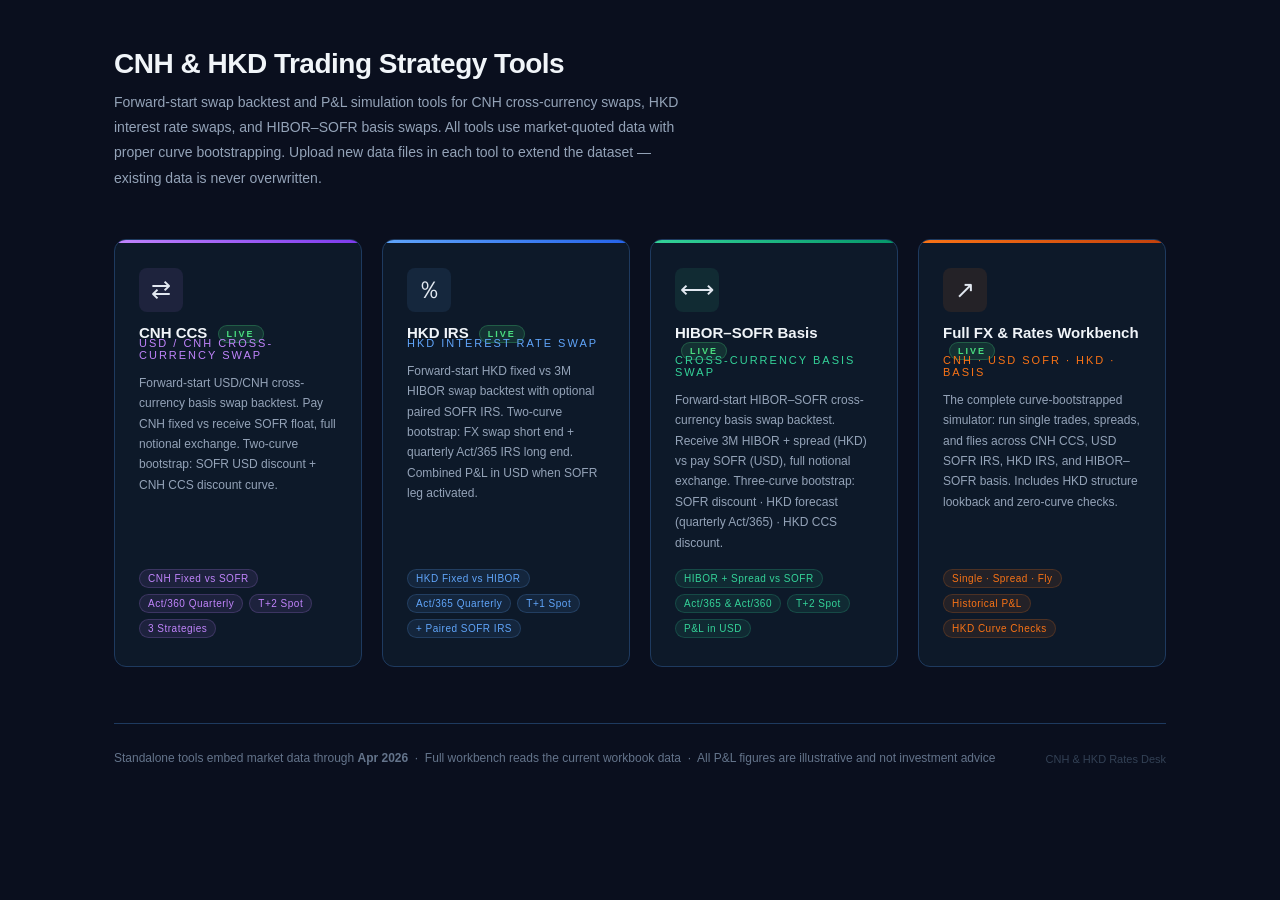
<file: index.html>
<!DOCTYPE html>
<html lang="en">
<head>
<meta charset="UTF-8">
<meta name="viewport" content="width=device-width,initial-scale=1.0">
<title>CNH & HKD Trading Strategy Tools</title>
<style>
*{box-sizing:border-box;margin:0;padding:0}
body{font-family:'Segoe UI',Arial,sans-serif;background:#0a0f1e;color:#e2e8f0;min-height:100vh}
.wrap{max-width:1100px;margin:0 auto;padding:48px 24px}
.hero{margin-bottom:48px}
.hero h1{font-size:28px;font-weight:700;color:#f1f5f9;margin-bottom:10px;letter-spacing:-0.5px}
.hero p{font-size:14px;color:#94a3b8;line-height:1.8;max-width:580px}
.grid{display:grid;grid-template-columns:repeat(auto-fit,minmax(240px,1fr));gap:20px}
.card{background:#0d1929;border:1px solid #1e3a5f;border-radius:12px;padding:28px 24px;
  text-decoration:none;color:inherit;display:flex;flex-direction:column;gap:12px;
  transition:border-color 0.2s,transform 0.15s,box-shadow 0.2s;position:relative;overflow:hidden}
.card:hover{transform:translateY(-3px)}
.card::before{content:'';position:absolute;top:0;left:0;right:0;height:3px}
.card.cnh::before{background:linear-gradient(90deg,#c084fc,#7c3aed)}
.card.hkd::before{background:linear-gradient(90deg,#60a5fa,#2563eb)}
.card.basis::before{background:linear-gradient(90deg,#34d399,#059669)}
.card.sofr::before{background:linear-gradient(90deg,#f97316,#c2410c)}
.card.cnh:hover{border-color:#c084fc;box-shadow:0 8px 32px rgba(192,132,252,0.15)}
.card.hkd:hover{border-color:#60a5fa;box-shadow:0 8px 32px rgba(96,165,250,0.15)}
.card.basis:hover{border-color:#34d399;box-shadow:0 8px 32px rgba(52,211,153,0.15)}
.card.sofr:hover{border-color:#f97316;box-shadow:0 8px 32px rgba(249,115,22,0.10)}
.card-icon{font-size:24px;width:44px;height:44px;border-radius:8px;display:flex;
  align-items:center;justify-content:center}
.cnh .card-icon{background:#c084fc18}
.hkd .card-icon{background:#60a5fa18}
.basis .card-icon{background:#34d39918}
.sofr .card-icon{background:#f9731618}
.card-title{font-size:15px;font-weight:700;color:#f1f5f9}
.card-sub{font-size:11px;letter-spacing:2px;text-transform:uppercase;margin-top:-6px}
.cnh .card-sub{color:#c084fc}
.hkd .card-sub{color:#60a5fa}
.basis .card-sub{color:#34d399}
.sofr .card-sub{color:#f97316}
.card-desc{font-size:12px;color:#94a3b8;line-height:1.7;flex:1}
.card-tags{display:flex;flex-wrap:wrap;gap:6px;margin-top:4px}
.tag{font-size:10px;padding:3px 8px;border-radius:20px;letter-spacing:0.5px}
.cnh .tag{background:#c084fc18;color:#c084fc;border:1px solid #c084fc30}
.hkd .tag{background:#60a5fa18;color:#60a5fa;border:1px solid #60a5fa30}
.basis .tag{background:#34d39918;color:#34d399;border:1px solid #34d39930}
.sofr .tag{background:#f9731618;color:#f97316;border:1px solid #f9731630}
.badge{display:inline-block;font-size:9px;letter-spacing:2px;text-transform:uppercase;
  padding:3px 8px;border-radius:20px;font-weight:700;margin-left:6px;vertical-align:middle}
.live{background:#4ade8020;color:#4ade80;border:1px solid #4ade8040}
.soon{background:#f9731618;color:#f97316;border:1px solid #f9731630}
.footer{margin-top:56px;padding-top:24px;border-top:1px solid #1e3a5f;
  display:flex;align-items:center;justify-content:space-between;flex-wrap:wrap;gap:12px}
.footer-left{font-size:12px;color:#64748b;line-height:1.8}
.footer-right{font-size:11px;color:#334155}
</style>
</head>
<body>
<div class="wrap">
  <div class="hero">
    <h1>CNH &amp; HKD Trading Strategy Tools</h1>
    <p>Forward-start swap backtest and P&amp;L simulation tools for CNH cross-currency swaps,
      HKD interest rate swaps, and HIBOR–SOFR basis swaps.
      All tools use market-quoted data with proper curve bootstrapping.
      Upload new data files in each tool to extend the dataset — existing data is never overwritten.</p>
  </div>

  <div class="grid">

    <!-- CNH CCS -->
    <a href="ccs.html" class="card cnh">
      <div class="card-icon">⇄</div>
      <div>
        <div class="card-title">CNH CCS <span class="badge live">Live</span></div>
        <div class="card-sub">USD / CNH Cross-Currency Swap</div>
      </div>
      <div class="card-desc">
        Forward-start USD/CNH cross-currency basis swap backtest.
        Pay CNH fixed vs receive SOFR float, full notional exchange.
        Two-curve bootstrap: SOFR USD discount + CNH CCS discount curve.
      </div>
      <div class="card-tags">
        <span class="tag">CNH Fixed vs SOFR</span>
        <span class="tag">Act/360 Quarterly</span>
        <span class="tag">T+2 Spot</span>
        <span class="tag">3 Strategies</span>
      </div>
    </a>

    <!-- HKD IRS -->
    <a href="hkd.html" class="card hkd">
      <div class="card-icon">％</div>
      <div>
        <div class="card-title">HKD IRS <span class="badge live">Live</span></div>
        <div class="card-sub">HKD Interest Rate Swap</div>
      </div>
      <div class="card-desc">
        Forward-start HKD fixed vs 3M HIBOR swap backtest with optional
        paired SOFR IRS. Two-curve bootstrap: FX swap short end + quarterly Act/365 IRS long end.
        Combined P&amp;L in USD when SOFR leg activated.
      </div>
      <div class="card-tags">
        <span class="tag">HKD Fixed vs HIBOR</span>
        <span class="tag">Act/365 Quarterly</span>
        <span class="tag">T+1 Spot</span>
        <span class="tag">+ Paired SOFR IRS</span>
      </div>
    </a>

    <!-- HIBOR–SOFR Basis -->
    <a href="hibor_sofr_basis_backtest.html" class="card basis">
      <div class="card-icon">⟷</div>
      <div>
        <div class="card-title">HIBOR–SOFR Basis <span class="badge live">Live</span></div>
        <div class="card-sub">Cross-Currency Basis Swap</div>
      </div>
      <div class="card-desc">
        Forward-start HIBOR–SOFR cross-currency basis swap backtest.
        Receive 3M HIBOR + spread (HKD) vs pay SOFR (USD), full notional exchange.
        Three-curve bootstrap: SOFR discount · HKD forecast (quarterly Act/365) · HKD CCS discount.
      </div>
      <div class="card-tags">
        <span class="tag">HIBOR + Spread vs SOFR</span>
        <span class="tag">Act/365 &amp; Act/360</span>
        <span class="tag">T+2 Spot</span>
        <span class="tag">P&amp;L in USD</span>
      </div>
    </a>

    <!-- Full FX and rates workbench -->
    <a href="fx-rates-backtester/" class="card sofr">
      <div class="card-icon">↗</div>
      <div>
        <div class="card-title">Full FX &amp; Rates Workbench <span class="badge live">Live</span></div>
        <div class="card-sub">CNH · USD SOFR · HKD · Basis</div>
      </div>
      <div class="card-desc">
        The complete curve-bootstrapped simulator: run single trades, spreads, and flies across CNH CCS, USD SOFR IRS, HKD IRS, and HIBOR–SOFR basis. Includes HKD structure lookback and zero-curve checks.
      </div>
      <div class="card-tags">
        <span class="tag">Single · Spread · Fly</span>
        <span class="tag">Historical P&amp;L</span>
        <span class="tag">HKD Curve Checks</span>
      </div>
    </a>

  </div>

  <div class="footer">
    <div class="footer-left">
      Standalone tools embed market data through <b style="color:#64748b">Apr 2026</b> &nbsp;·&nbsp;
      Full workbench reads the current workbook data &nbsp;·&nbsp;
      All P&amp;L figures are illustrative and not investment advice
    </div>
    <div class="footer-right">CNH &amp; HKD Rates Desk</div>
  </div>
</div>
</body>
</html>
</file>
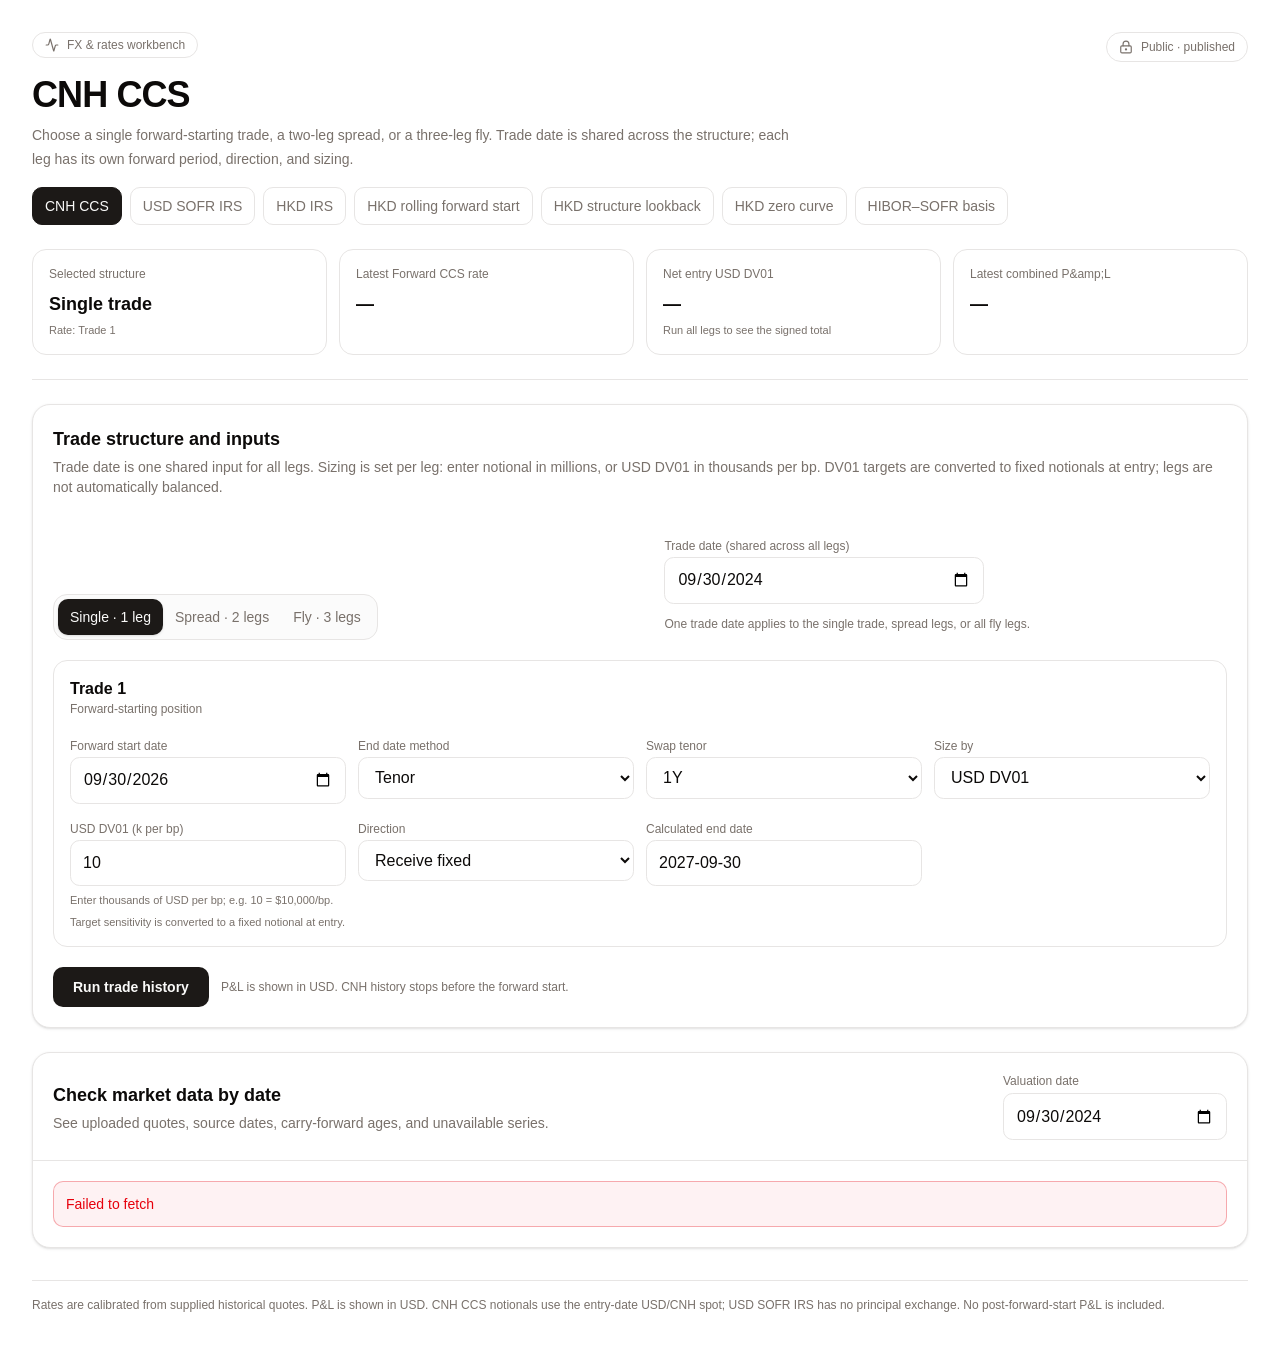
<file: fx-rates-backtester/index.html>
<!DOCTYPE html>
<html lang="en">
  <head>
    <meta charset="UTF-8" />
    <meta name="viewport" content="width=device-width, initial-scale=1.0" />
    <meta name="description" content="Historical FX and rates backtesting for CNH CCS, USD SOFR, HKD IRS, and cross-currency basis." />
    <link rel="icon" type="image/svg+xml" href="/fx-rates-backtester/favicon.svg" />
    <title>FX &amp; Rates Backtester | CNH CCS, USD SOFR, Spreads &amp; Flies</title>
    <script type="module" crossorigin src="/fx-rates-backtester/assets/index-BoJHH2r1.js"></script>
    <link rel="stylesheet" crossorigin href="/fx-rates-backtester/assets/index-Bv9okL3U.css">
  </head>
  <body>
    <div id="root"></div>
  </body>
</html>
</file>
<file: fx-rates-backtester/assets/index-Bv9okL3U.css>
@layer properties{@supports (((-webkit-hyphens:none)) and (not (margin-trim:inline))) or ((-moz-orient:inline) and (not (color:rgb(from red r g b)))){:root,:host{--shimmer-angle:20deg}*,:before,:after,::backdrop{--tw-translate-x:0;--tw-translate-y:0;--tw-translate-z:0;--tw-rotate-x:initial;--tw-rotate-y:initial;--tw-rotate-z:initial;--tw-skew-x:initial;--tw-skew-y:initial;--tw-space-y-reverse:0;--tw-space-x-reverse:0;--tw-border-style:solid;--tw-leading:initial;--tw-font-weight:initial;--tw-tracking:initial;--tw-ordinal:initial;--tw-slashed-zero:initial;--tw-numeric-figure:initial;--tw-numeric-spacing:initial;--tw-numeric-fraction:initial;--tw-shadow:0 0 #0000;--tw-shadow-color:initial;--tw-shadow-alpha:100%;--tw-inset-shadow:0 0 #0000;--tw-inset-shadow-color:initial;--tw-inset-shadow-alpha:100%;--tw-ring-color:initial;--tw-ring-shadow:0 0 #0000;--tw-inset-ring-color:initial;--tw-inset-ring-shadow:0 0 #0000;--tw-ring-inset:initial;--tw-ring-offset-width:0px;--tw-ring-offset-color:#fff;--tw-ring-offset-shadow:0 0 #0000;--tw-outline-style:solid;--tw-blur:initial;--tw-brightness:initial;--tw-contrast:initial;--tw-grayscale:initial;--tw-hue-rotate:initial;--tw-invert:initial;--tw-opacity:initial;--tw-saturate:initial;--tw-sepia:initial;--tw-drop-shadow:initial;--tw-drop-shadow-color:initial;--tw-drop-shadow-alpha:100%;--tw-drop-shadow-size:initial;--tw-backdrop-blur:initial;--tw-backdrop-brightness:initial;--tw-backdrop-contrast:initial;--tw-backdrop-grayscale:initial;--tw-backdrop-hue-rotate:initial;--tw-backdrop-invert:initial;--tw-backdrop-opacity:initial;--tw-backdrop-saturate:initial;--tw-backdrop-sepia:initial;--tw-duration:initial;--tw-ease:initial;--tw-content:"";--tw-gradient-position:initial;--tw-gradient-from:#0000;--tw-gradient-via:#0000;--tw-gradient-to:#0000;--tw-gradient-stops:initial;--tw-gradient-via-stops:initial;--tw-gradient-from-position:0%;--tw-gradient-via-position:50%;--tw-gradient-to-position:100%;--tw-animation-delay:0s;--tw-animation-direction:normal;--tw-animation-duration:initial;--tw-animation-fill-mode:none;--tw-animation-iteration-count:1;--tw-enter-blur:0;--tw-enter-opacity:1;--tw-enter-rotate:0;--tw-enter-scale:1;--tw-enter-translate-x:0;--tw-enter-translate-y:0;--tw-exit-blur:0;--tw-exit-opacity:1;--tw-exit-rotate:0;--tw-exit-scale:1;--tw-exit-translate-x:0;--tw-exit-translate-y:0;--scroll-fade-t:0px;--scroll-fade-b:0px;--scroll-fade-s:0px;--scroll-fade-e:0px;--scroll-fade-mask:initial;--shimmer-image:initial;--shimmer-text-fill:initial}}}@layer theme{:root,:host{--font-sans:-apple-system, BlinkMacSystemFont, "Segoe UI", Roboto, "Helvetica Neue", "Noto Sans", Arial, sans-serif, "Apple Color Emoji", "Segoe UI Emoji", "Segoe UI Symbol", "Noto Color Emoji";--font-mono:ui-monospace, SFMono-Regular, Menlo, Monaco, Consolas, "Liberation Mono", "Courier New", monospace;--color-red-400:oklch(70.4% .191 22.216);--color-red-600:oklch(57.7% .245 27.325);--color-amber-300:oklch(87.9% .169 91.605);--color-amber-400:oklch(82.8% .189 84.429);--color-amber-500:oklch(76.9% .188 70.08);--color-amber-700:oklch(55.5% .163 48.998);--color-amber-800:oklch(47.3% .137 46.201);--color-green-400:oklch(79.2% .209 151.711);--color-green-500:oklch(72.3% .219 149.579);--color-emerald-400:oklch(76.5% .177 163.223);--color-emerald-600:oklch(59.6% .145 163.225);--color-zinc-500:oklch(55.2% .016 285.938);--color-black:#000;--spacing:.25rem;--container-xs:20rem;--container-sm:24rem;--container-2xl:42rem;--container-3xl:48rem;--container-4xl:56rem;--container-7xl:80rem;--text-xs:.75rem;--text-xs--line-height:calc(1 / .75);--text-sm:.875rem;--text-sm--line-height:calc(1.25 / .875);--text-base:1rem;--text-base--line-height: 1.5 ;--text-lg:1.125rem;--text-lg--line-height:calc(1.75 / 1.125);--text-xl:1.25rem;--text-xl--line-height:calc(1.75 / 1.25);--text-2xl:1.5rem;--text-2xl--line-height:calc(2 / 1.5);--text-3xl:1.875rem;--text-3xl--line-height: 1.2 ;--text-4xl:2.25rem;--text-4xl--line-height:calc(2.5 / 2.25);--font-weight-normal:400;--font-weight-medium:500;--font-weight-semibold:600;--font-weight-bold:700;--tracking-tight:-.025em;--tracking-widest:.1em;--leading-tight:1.25;--leading-snug:1.375;--radius-md:calc(var(--radius) * .8);--ease-out:cubic-bezier(0, 0, .2, 1);--ease-in-out:cubic-bezier(.4, 0, .2, 1);--animate-spin:spin 1s linear infinite;--animate-pulse:pulse 2s cubic-bezier(.4, 0, .6, 1) infinite;--blur-xs:4px;--aspect-video:16 / 9;--default-transition-duration:.15s;--default-transition-timing-function:cubic-bezier(.4, 0, .2, 1);--default-font-family:var(--font-sans);--default-mono-font-family:var(--font-mono);--color-popover:var(--popover);--color-border:var(--border)}}@layer base{*,:after,:before,::backdrop{box-sizing:border-box;border:0 solid;margin:0;padding:0}::file-selector-button{box-sizing:border-box;border:0 solid;margin:0;padding:0}html,:host{-webkit-text-size-adjust:100%;tab-size:4;line-height:1.5;font-family:var(--default-font-family,-apple-system, BlinkMacSystemFont, "Segoe UI", Roboto, "Helvetica Neue", "Noto Sans", Arial, sans-serif, "Apple Color Emoji", "Segoe UI Emoji", "Segoe UI Symbol", "Noto Color Emoji");font-feature-settings:var(--default-font-feature-settings,normal);font-variation-settings:var(--default-font-variation-settings,normal);-webkit-tap-highlight-color:transparent}hr{height:0;color:inherit;border-top-width:1px}abbr:where([title]){-webkit-text-decoration:underline dotted;text-decoration:underline dotted}h1,h2,h3,h4,h5,h6{font-size:inherit;font-weight:inherit}a{color:inherit;-webkit-text-decoration:inherit;text-decoration:inherit}b,strong{font-weight:bolder}code,kbd,samp,pre{font-family:var(--default-mono-font-family,ui-monospace, SFMono-Regular, Menlo, Monaco, Consolas, "Liberation Mono", "Courier New", monospace);font-feature-settings:var(--default-mono-font-feature-settings,normal);font-variation-settings:var(--default-mono-font-variation-settings,normal);font-size:1em}small{font-size:80%}sub,sup{vertical-align:baseline;font-size:75%;line-height:0;position:relative}sub{bottom:-.25em}sup{top:-.5em}table{text-indent:0;border-color:inherit;border-collapse:collapse}:-moz-focusring:where(:not(iframe)){outline:auto}progress{vertical-align:baseline}summary{display:list-item}ol,ul,menu{list-style:none}img,svg,video,canvas,audio,iframe,embed,object{vertical-align:middle;display:block}img,video{max-width:100%;height:auto}button,input,select,optgroup,textarea{font:inherit;font-feature-settings:inherit;font-variation-settings:inherit;letter-spacing:inherit;color:inherit;opacity:1;background-color:#0000;border-radius:0}::file-selector-button{font:inherit;font-feature-settings:inherit;font-variation-settings:inherit;letter-spacing:inherit;color:inherit;opacity:1;background-color:#0000;border-radius:0}:where(select:is([multiple],[size])) optgroup{font-weight:bolder}:where(select:is([multiple],[size])) optgroup option{padding-inline-start:20px}::file-selector-button{margin-inline-end:4px}::placeholder{opacity:1}@supports (not ((-webkit-appearance:-apple-pay-button))) or (contain-intrinsic-size:1px){::placeholder{color:currentColor}@supports (color:color-mix(in lab,red,red)){::placeholder{color:color-mix(in oklab,currentcolor 50%,transparent)}}}textarea{resize:vertical}::-webkit-search-decoration{-webkit-appearance:none}::-webkit-date-and-time-value{min-height:1lh;text-align:inherit}::-webkit-datetime-edit{display:inline-flex}::-webkit-datetime-edit-fields-wrapper{padding:0}::-webkit-datetime-edit{padding-block:0}::-webkit-datetime-edit-year-field{padding-block:0}::-webkit-datetime-edit-month-field{padding-block:0}::-webkit-datetime-edit-day-field{padding-block:0}::-webkit-datetime-edit-hour-field{padding-block:0}::-webkit-datetime-edit-minute-field{padding-block:0}::-webkit-datetime-edit-second-field{padding-block:0}::-webkit-datetime-edit-millisecond-field{padding-block:0}::-webkit-datetime-edit-meridiem-field{padding-block:0}::-webkit-calendar-picker-indicator{line-height:1}:-moz-ui-invalid{box-shadow:none}button,input:where([type=button],[type=reset],[type=submit]){appearance:button}::file-selector-button{appearance:button}::-webkit-inner-spin-button{height:auto}::-webkit-outer-spin-button{height:auto}[hidden]:where(:not([hidden=until-found])){display:none!important}*{border-color:var(--border);outline-color:var(--ring)}@supports (color:color-mix(in lab,red,red)){*{outline-color:color-mix(in oklab,var(--ring) 50%,transparent)}}body{background-color:var(--background);color:var(--foreground)}button:not(:disabled),summary,select:not(:disabled),label:has(>input:is([type=checkbox],[type=radio]):not(:disabled)),:is([role=button],[role=tab],[role=option],[role=radio],[role=switch],[role=menuitem],[role=menuitemradio],[role=menuitemcheckbox]):not([disabled]):not([aria-disabled=true]):not([data-disabled]){cursor:pointer}}@layer components;@layer utilities{.\@container\/card{container:card/inline-size}.\@container\/card-header{container:card-header/inline-size}.pointer-events-auto{pointer-events:auto}.pointer-events-none{pointer-events:none}.invisible{visibility:hidden}.visible{visibility:visible}.sr-only{clip-path:inset(50%);white-space:nowrap;border-width:0;width:1px;height:1px;margin:-1px;padding:0;position:absolute;overflow:hidden}.absolute{position:absolute}.fixed{position:fixed}.relative{position:relative}.static{position:static}.sticky{position:sticky}.inset-0{inset:0}.inset-y-0{inset-block:0}.top-0{top:0}.top-1\.5{top:calc(var(--spacing) * 1.5)}.top-3{top:calc(var(--spacing) * 3)}.top-3\.5{top:calc(var(--spacing) * 3.5)}.right-0{right:0}.right-1{right:var(--spacing)}.right-2{right:calc(var(--spacing) * 2)}.right-3{right:calc(var(--spacing) * 3)}.bottom-0{bottom:0}.left-0{left:0}.isolate{isolation:isolate}.z-0{z-index:0}.z-10{z-index:10}.z-20{z-index:20}.z-50{z-index:50}.order-first{order:-9999}.order-last{order:9999}.col-start-2{grid-column-start:2}.row-span-2{grid-row:span 2/span 2}.row-start-1{grid-row-start:1}.container{width:100%}@media(min-width:40rem){.container{max-width:40rem}}@media(min-width:48rem){.container{max-width:48rem}}@media(min-width:64rem){.container{max-width:64rem}}@media(min-width:80rem){.container{max-width:80rem}}@media(min-width:96rem){.container{max-width:96rem}}.m-\(--drawer-inset\,0px\){margin:var(--drawer-inset,0px)}.-mx-1{margin-inline:calc(var(--spacing) * -1)}.mx-2{margin-inline:calc(var(--spacing) * 2)}.mx-3\.5{margin-inline:calc(var(--spacing) * 3.5)}.mx-auto{margin-inline:auto}.my-0\.5{margin-block:calc(var(--spacing) * .5)}.my-1{margin-block:var(--spacing)}.my-4{margin-block:calc(var(--spacing) * 4)}.prose{color:var(--tw-prose-body);max-width:65ch}.prose :where(p):not(:where([class~=not-prose],[class~=not-prose] *)){margin-top:1.25em;margin-bottom:1.25em}.prose :where([class~=lead]):not(:where([class~=not-prose],[class~=not-prose] *)){color:var(--tw-prose-lead);margin-top:1.2em;margin-bottom:1.2em;font-size:1.25em;line-height:1.6}.prose :where(a):not(:where([class~=not-prose],[class~=not-prose] *)){color:var(--tw-prose-links);font-weight:500;text-decoration:underline}.prose :where(strong):not(:where([class~=not-prose],[class~=not-prose] *)){color:var(--tw-prose-bold);font-weight:600}.prose :where(a strong):not(:where([class~=not-prose],[class~=not-prose] *)),.prose :where(blockquote strong):not(:where([class~=not-prose],[class~=not-prose] *)),.prose :where(thead th strong):not(:where([class~=not-prose],[class~=not-prose] *)){color:inherit}.prose :where(ol):not(:where([class~=not-prose],[class~=not-prose] *)){margin-top:1.25em;margin-bottom:1.25em;padding-inline-start:1.625em;list-style-type:decimal}.prose :where(ol[type=A]):not(:where([class~=not-prose],[class~=not-prose] *)){list-style-type:upper-alpha}.prose :where(ol[type=a]):not(:where([class~=not-prose],[class~=not-prose] *)){list-style-type:lower-alpha}.prose :where(ol[type=A s]):not(:where([class~=not-prose],[class~=not-prose] *)){list-style-type:upper-alpha}.prose :where(ol[type=a s]):not(:where([class~=not-prose],[class~=not-prose] *)){list-style-type:lower-alpha}.prose :where(ol[type=I]):not(:where([class~=not-prose],[class~=not-prose] *)){list-style-type:upper-roman}.prose :where(ol[type=i]):not(:where([class~=not-prose],[class~=not-prose] *)){list-style-type:lower-roman}.prose :where(ol[type=I s]):not(:where([class~=not-prose],[class~=not-prose] *)){list-style-type:upper-roman}.prose :where(ol[type=i s]):not(:where([class~=not-prose],[class~=not-prose] *)){list-style-type:lower-roman}.prose :where(ol[type="1"]):not(:where([class~=not-prose],[class~=not-prose] *)){list-style-type:decimal}.prose :where(ul):not(:where([class~=not-prose],[class~=not-prose] *)){margin-top:1.25em;margin-bottom:1.25em;padding-inline-start:1.625em;list-style-type:disc}.prose :where(ol>li):not(:where([class~=not-prose],[class~=not-prose] *))::marker{color:var(--tw-prose-counters);font-weight:400}.prose :where(ul>li):not(:where([class~=not-prose],[class~=not-prose] *))::marker{color:var(--tw-prose-bullets)}.prose :where(dt):not(:where([class~=not-prose],[class~=not-prose] *)){color:var(--tw-prose-headings);margin-top:1.25em;font-weight:600}.prose :where(hr):not(:where([class~=not-prose],[class~=not-prose] *)){border-color:var(--tw-prose-hr);border-top-width:1px;margin-top:3em;margin-bottom:3em}.prose :where(blockquote):not(:where([class~=not-prose],[class~=not-prose] *)){color:var(--tw-prose-quotes);border-inline-start-width:.25rem;border-inline-start-color:var(--tw-prose-quote-borders);quotes:"“""”""‘""’";margin-top:1.6em;margin-bottom:1.6em;padding-inline-start:1em;font-style:italic;font-weight:500}.prose :where(blockquote p:first-of-type):not(:where([class~=not-prose],[class~=not-prose] *)):before{content:open-quote}.prose :where(blockquote p:last-of-type):not(:where([class~=not-prose],[class~=not-prose] *)):after{content:close-quote}.prose :where(h1):not(:where([class~=not-prose],[class~=not-prose] *)){color:var(--tw-prose-headings);margin-top:0;margin-bottom:.888889em;font-size:2.25em;font-weight:800;line-height:1.11111}.prose :where(h1 strong):not(:where([class~=not-prose],[class~=not-prose] *)){color:inherit;font-weight:900}.prose :where(h2):not(:where([class~=not-prose],[class~=not-prose] *)){color:var(--tw-prose-headings);margin-top:2em;margin-bottom:1em;font-size:1.5em;font-weight:700;line-height:1.33333}.prose :where(h2 strong):not(:where([class~=not-prose],[class~=not-prose] *)){color:inherit;font-weight:800}.prose :where(h3):not(:where([class~=not-prose],[class~=not-prose] *)){color:var(--tw-prose-headings);margin-top:1.6em;margin-bottom:.6em;font-size:1.25em;font-weight:600;line-height:1.6}.prose :where(h3 strong):not(:where([class~=not-prose],[class~=not-prose] *)){color:inherit;font-weight:700}.prose :where(h4):not(:where([class~=not-prose],[class~=not-prose] *)){color:var(--tw-prose-headings);margin-top:1.5em;margin-bottom:.5em;font-weight:600;line-height:1.5}.prose :where(h4 strong):not(:where([class~=not-prose],[class~=not-prose] *)){color:inherit;font-weight:700}.prose :where(img):not(:where([class~=not-prose],[class~=not-prose] *)){margin-top:2em;margin-bottom:2em}.prose :where(picture):not(:where([class~=not-prose],[class~=not-prose] *)){margin-top:2em;margin-bottom:2em;display:block}.prose :where(video):not(:where([class~=not-prose],[class~=not-prose] *)){margin-top:2em;margin-bottom:2em}.prose :where(kbd):not(:where([class~=not-prose],[class~=not-prose] *)){color:var(--tw-prose-kbd);box-shadow:0 0 0 1px var(--tw-prose-kbd-shadows),0 3px 0 var(--tw-prose-kbd-shadows);padding-top:.1875em;padding-inline-end:.375em;padding-bottom:.1875em;border-radius:.3125rem;padding-inline-start:.375em;font-family:inherit;font-size:.875em;font-weight:500}.prose :where(code):not(:where([class~=not-prose],[class~=not-prose] *)){color:var(--tw-prose-code);font-size:.875em;font-weight:600}.prose :where(code):not(:where([class~=not-prose],[class~=not-prose] *)):before,.prose :where(code):not(:where([class~=not-prose],[class~=not-prose] *)):after{content:"`"}.prose :where(a code):not(:where([class~=not-prose],[class~=not-prose] *)),.prose :where(h1 code):not(:where([class~=not-prose],[class~=not-prose] *)){color:inherit}.prose :where(h2 code):not(:where([class~=not-prose],[class~=not-prose] *)){color:inherit;font-size:.875em}.prose :where(h3 code):not(:where([class~=not-prose],[class~=not-prose] *)){color:inherit;font-size:.9em}.prose :where(h4 code):not(:where([class~=not-prose],[class~=not-prose] *)),.prose :where(blockquote code):not(:where([class~=not-prose],[class~=not-prose] *)),.prose :where(thead th code):not(:where([class~=not-prose],[class~=not-prose] *)){color:inherit}.prose :where(pre):not(:where([class~=not-prose],[class~=not-prose] *)){color:var(--tw-prose-pre-code);background-color:var(--tw-prose-pre-bg);padding-top:.857143em;padding-inline-end:1.14286em;padding-bottom:.857143em;border-radius:.375rem;margin-top:1.71429em;margin-bottom:1.71429em;padding-inline-start:1.14286em;font-size:.875em;font-weight:400;line-height:1.71429;overflow-x:auto}.prose :where(pre code):not(:where([class~=not-prose],[class~=not-prose] *)){font-weight:inherit;color:inherit;font-size:inherit;font-family:inherit;line-height:inherit;background-color:#0000;border-width:0;border-radius:0;padding:0}.prose :where(pre code):not(:where([class~=not-prose],[class~=not-prose] *)):before,.prose :where(pre code):not(:where([class~=not-prose],[class~=not-prose] *)):after{content:none}.prose :where(table):not(:where([class~=not-prose],[class~=not-prose] *)){table-layout:auto;width:100%;margin-top:2em;margin-bottom:2em;font-size:.875em;line-height:1.71429}.prose :where(thead):not(:where([class~=not-prose],[class~=not-prose] *)){border-bottom-width:1px;border-bottom-color:var(--tw-prose-th-borders)}.prose :where(thead th):not(:where([class~=not-prose],[class~=not-prose] *)){color:var(--tw-prose-headings);vertical-align:bottom;padding-inline-end:.571429em;padding-bottom:.571429em;padding-inline-start:.571429em;font-weight:600}.prose :where(tbody tr):not(:where([class~=not-prose],[class~=not-prose] *)){border-bottom-width:1px;border-bottom-color:var(--tw-prose-td-borders)}.prose :where(tbody tr:last-child):not(:where([class~=not-prose],[class~=not-prose] *)){border-bottom-width:0}.prose :where(tbody td):not(:where([class~=not-prose],[class~=not-prose] *)){vertical-align:baseline}.prose :where(tfoot):not(:where([class~=not-prose],[class~=not-prose] *)){border-top-width:1px;border-top-color:var(--tw-prose-th-borders)}.prose :where(tfoot td):not(:where([class~=not-prose],[class~=not-prose] *)){vertical-align:top}.prose :where(th,td):not(:where([class~=not-prose],[class~=not-prose] *)){text-align:start}.prose :where(figure>*):not(:where([class~=not-prose],[class~=not-prose] *)){margin-top:0;margin-bottom:0}.prose :where(figcaption):not(:where([class~=not-prose],[class~=not-prose] *)){color:var(--tw-prose-captions);margin-top:.857143em;font-size:.875em;line-height:1.42857}.prose{--tw-prose-body:oklch(37.3% .034 259.733);--tw-prose-headings:oklch(21% .034 264.665);--tw-prose-lead:oklch(44.6% .03 256.802);--tw-prose-links:oklch(21% .034 264.665);--tw-prose-bold:oklch(21% .034 264.665);--tw-prose-counters:oklch(55.1% .027 264.364);--tw-prose-bullets:oklch(87.2% .01 258.338);--tw-prose-hr:oklch(92.8% .006 264.531);--tw-prose-quotes:oklch(21% .034 264.665);--tw-prose-quote-borders:oklch(92.8% .006 264.531);--tw-prose-captions:oklch(55.1% .027 264.364);--tw-prose-kbd:oklch(21% .034 264.665);--tw-prose-kbd-shadows:oklab(21% -.00316127 -.0338527/.1);--tw-prose-code:oklch(21% .034 264.665);--tw-prose-pre-code:oklch(92.8% .006 264.531);--tw-prose-pre-bg:oklch(27.8% .033 256.848);--tw-prose-th-borders:oklch(87.2% .01 258.338);--tw-prose-td-borders:oklch(92.8% .006 264.531);--tw-prose-invert-body:oklch(87.2% .01 258.338);--tw-prose-invert-headings:#fff;--tw-prose-invert-lead:oklch(70.7% .022 261.325);--tw-prose-invert-links:#fff;--tw-prose-invert-bold:#fff;--tw-prose-invert-counters:oklch(70.7% .022 261.325);--tw-prose-invert-bullets:oklch(44.6% .03 256.802);--tw-prose-invert-hr:oklch(37.3% .034 259.733);--tw-prose-invert-quotes:oklch(96.7% .003 264.542);--tw-prose-invert-quote-borders:oklch(37.3% .034 259.733);--tw-prose-invert-captions:oklch(70.7% .022 261.325);--tw-prose-invert-kbd:#fff;--tw-prose-invert-kbd-shadows:#ffffff1a;--tw-prose-invert-code:#fff;--tw-prose-invert-pre-code:oklch(87.2% .01 258.338);--tw-prose-invert-pre-bg:#00000080;--tw-prose-invert-th-borders:oklch(44.6% .03 256.802);--tw-prose-invert-td-borders:oklch(37.3% .034 259.733);font-size:1rem;line-height:1.75}.prose :where(picture>img):not(:where([class~=not-prose],[class~=not-prose] *)){margin-top:0;margin-bottom:0}.prose :where(li):not(:where([class~=not-prose],[class~=not-prose] *)){margin-top:.5em;margin-bottom:.5em}.prose :where(ol>li):not(:where([class~=not-prose],[class~=not-prose] *)),.prose :where(ul>li):not(:where([class~=not-prose],[class~=not-prose] *)){padding-inline-start:.375em}.prose :where(.prose>ul>li p):not(:where([class~=not-prose],[class~=not-prose] *)){margin-top:.75em;margin-bottom:.75em}.prose :where(.prose>ul>li>p:first-child):not(:where([class~=not-prose],[class~=not-prose] *)){margin-top:1.25em}.prose :where(.prose>ul>li>p:last-child):not(:where([class~=not-prose],[class~=not-prose] *)){margin-bottom:1.25em}.prose :where(.prose>ol>li>p:first-child):not(:where([class~=not-prose],[class~=not-prose] *)){margin-top:1.25em}.prose :where(.prose>ol>li>p:last-child):not(:where([class~=not-prose],[class~=not-prose] *)){margin-bottom:1.25em}.prose :where(ul ul,ul ol,ol ul,ol ol):not(:where([class~=not-prose],[class~=not-prose] *)){margin-top:.75em;margin-bottom:.75em}.prose :where(dl):not(:where([class~=not-prose],[class~=not-prose] *)){margin-top:1.25em;margin-bottom:1.25em}.prose :where(dd):not(:where([class~=not-prose],[class~=not-prose] *)){margin-top:.5em;padding-inline-start:1.625em}.prose :where(hr+*):not(:where([class~=not-prose],[class~=not-prose] *)),.prose :where(h2+*):not(:where([class~=not-prose],[class~=not-prose] *)),.prose :where(h3+*):not(:where([class~=not-prose],[class~=not-prose] *)),.prose :where(h4+*):not(:where([class~=not-prose],[class~=not-prose] *)){margin-top:0}.prose :where(thead th:first-child):not(:where([class~=not-prose],[class~=not-prose] *)){padding-inline-start:0}.prose :where(thead th:last-child):not(:where([class~=not-prose],[class~=not-prose] *)){padding-inline-end:0}.prose :where(tbody td,tfoot td):not(:where([class~=not-prose],[class~=not-prose] *)){padding-top:.571429em;padding-inline-end:.571429em;padding-bottom:.571429em;padding-inline-start:.571429em}.prose :where(tbody td:first-child,tfoot td:first-child):not(:where([class~=not-prose],[class~=not-prose] *)){padding-inline-start:0}.prose :where(tbody td:last-child,tfoot td:last-child):not(:where([class~=not-prose],[class~=not-prose] *)){padding-inline-end:0}.prose :where(figure):not(:where([class~=not-prose],[class~=not-prose] *)){margin-top:2em;margin-bottom:2em}.prose :where(.prose>:first-child):not(:where([class~=not-prose],[class~=not-prose] *)){margin-top:0}.prose :where(.prose>:last-child):not(:where([class~=not-prose],[class~=not-prose] *)){margin-bottom:0}.mt-0\.5{margin-top:calc(var(--spacing) * .5)}.mt-1{margin-top:var(--spacing)}.mt-1\.5{margin-top:calc(var(--spacing) * 1.5)}.mt-2{margin-top:calc(var(--spacing) * 2)}.mt-3{margin-top:calc(var(--spacing) * 3)}.mt-4{margin-top:calc(var(--spacing) * 4)}.mt-5{margin-top:calc(var(--spacing) * 5)}.mt-6{margin-top:calc(var(--spacing) * 6)}.mt-8{margin-top:calc(var(--spacing) * 8)}.mt-auto{margin-top:auto}.mr-1{margin-right:var(--spacing)}.mb-1{margin-bottom:var(--spacing)}.mb-2{margin-bottom:calc(var(--spacing) * 2)}.mb-3{margin-bottom:calc(var(--spacing) * 3)}.mb-4{margin-bottom:calc(var(--spacing) * 4)}.mb-5{margin-bottom:calc(var(--spacing) * 5)}.mb-6{margin-bottom:calc(var(--spacing) * 6)}.-ml-1{margin-left:calc(var(--spacing) * -1)}.ml-1{margin-left:var(--spacing)}.ml-2{margin-left:calc(var(--spacing) * 2)}.ml-auto{margin-left:auto}.no-scrollbar{-ms-overflow-style:none;scrollbar-width:none}.no-scrollbar::-webkit-scrollbar{display:none}.line-clamp-1{-webkit-line-clamp:1;-webkit-box-orient:vertical;display:-webkit-box;overflow:hidden}.block{display:block}.contents{display:contents}.flex{display:flex}.grid{display:grid}.hidden{display:none}.inline{display:inline}.inline-block{display:inline-block}.inline-flex{display:inline-flex}.table{display:table}.table-caption{display:table-caption}.table-cell{display:table-cell}.table-row{display:table-row}.aspect-auto{aspect-ratio:auto}.aspect-square{aspect-ratio:1}.aspect-video{aspect-ratio:var(--aspect-video)}.size-2\.5{width:calc(var(--spacing) * 2.5);height:calc(var(--spacing) * 2.5)}.size-3{width:calc(var(--spacing) * 3);height:calc(var(--spacing) * 3)}.size-3\.5{width:calc(var(--spacing) * 3.5);height:calc(var(--spacing) * 3.5)}.size-4{width:calc(var(--spacing) * 4);height:calc(var(--spacing) * 4)}.size-5{width:calc(var(--spacing) * 5);height:calc(var(--spacing) * 5)}.size-5\!{width:calc(var(--spacing) * 5)!important;height:calc(var(--spacing) * 5)!important}.size-6{width:calc(var(--spacing) * 6);height:calc(var(--spacing) * 6)}.size-7{width:calc(var(--spacing) * 7);height:calc(var(--spacing) * 7)}.size-8{width:calc(var(--spacing) * 8);height:calc(var(--spacing) * 8)}.size-9{width:calc(var(--spacing) * 9);height:calc(var(--spacing) * 9)}.size-12{width:calc(var(--spacing) * 12);height:calc(var(--spacing) * 12)}.size-\[18px\]{width:18px;height:18px}.size-full{width:100%;height:100%}.h-\(--drawer-content-height\){height:var(--drawer-content-height)}.h-\(--header-height\){height:var(--header-height)}.h-2{height:calc(var(--spacing) * 2)}.h-2\.5{height:calc(var(--spacing) * 2.5)}.h-4{height:calc(var(--spacing) * 4)}.h-5{height:calc(var(--spacing) * 5)}.h-6{height:calc(var(--spacing) * 6)}.h-7{height:calc(var(--spacing) * 7)}.h-8{height:calc(var(--spacing) * 8)}.h-9{height:calc(var(--spacing) * 9)}.h-10{height:calc(var(--spacing) * 10)}.h-12{height:calc(var(--spacing) * 12)}.h-24{height:calc(var(--spacing) * 24)}.h-72{height:calc(var(--spacing) * 72)}.h-80{height:calc(var(--spacing) * 80)}.h-\[30rem\]{height:30rem}.h-\[250px\]{height:250px}.h-\[280px\]{height:280px}.h-\[290px\]{height:290px}.h-\[300px\]{height:300px}.h-\[320px\]{height:320px}.h-\[340px\]{height:340px}.h-\[calc\(100\%-1px\)\]{height:calc(100% - 1px)}.h-full{height:100%}.h-px{height:1px}.h-svh{height:100svh}.max-h-\(--available-height\){max-height:var(--available-height)}.max-h-\(--drawer-content-max-height\,none\){max-height:var(--drawer-content-max-height,none)}.max-h-80{max-height:calc(var(--spacing) * 80)}.max-h-\[28rem\]{max-height:28rem}.max-h-\[30rem\]{max-height:30rem}.max-h-\[32rem\]{max-height:32rem}.max-h-\[34rem\]{max-height:34rem}.max-h-\[36rem\]{max-height:36rem}.max-h-\[250px\]{max-height:250px}.max-h-\[420px\]{max-height:420px}.max-h-\[460px\]{max-height:460px}.max-h-\[520px\]{max-height:520px}.max-h-none{max-height:none}.min-h-0{min-height:0}.min-h-\[200px\]{min-height:200px}.min-h-dvh{min-height:100dvh}.min-h-screen{min-height:100vh}.min-h-svh{min-height:100svh}.w-\(--anchor-width\){width:var(--anchor-width)}.w-\(--drawer-content-width\,auto\){width:var(--drawer-content-width,auto)}.w-\(--sidebar-width\){width:var(--sidebar-width)}.w-0{width:0}.w-1{width:var(--spacing)}.w-2{width:calc(var(--spacing) * 2)}.w-2\.5{width:calc(var(--spacing) * 2.5)}.w-4{width:calc(var(--spacing) * 4)}.w-5{width:calc(var(--spacing) * 5)}.w-8{width:calc(var(--spacing) * 8)}.w-16{width:calc(var(--spacing) * 16)}.w-20{width:calc(var(--spacing) * 20)}.w-24{width:calc(var(--spacing) * 24)}.w-28{width:calc(var(--spacing) * 28)}.w-32{width:calc(var(--spacing) * 32)}.w-38{width:calc(var(--spacing) * 38)}.w-40{width:calc(var(--spacing) * 40)}.w-\[160px\]{width:160px}.w-auto{width:auto}.w-fit{width:fit-content}.w-full{width:100%}.max-w-\(--skeleton-width\){max-width:var(--skeleton-width)}.max-w-2xl{max-width:var(--container-2xl)}.max-w-3xl{max-width:var(--container-3xl)}.max-w-4xl{max-width:var(--container-4xl)}.max-w-7xl{max-width:var(--container-7xl)}.max-w-\[220px\]{max-width:220px}.max-w-\[1500px\]{max-width:1500px}.max-w-\[1600px\]{max-width:1600px}.max-w-full{max-width:100%}.max-w-xs{max-width:var(--container-xs)}.min-w-0{min-width:0}.min-w-5{min-width:calc(var(--spacing) * 5)}.min-w-7{min-width:calc(var(--spacing) * 7)}.min-w-8{min-width:calc(var(--spacing) * 8)}.min-w-9{min-width:calc(var(--spacing) * 9)}.min-w-28{min-width:calc(var(--spacing) * 28)}.min-w-32{min-width:calc(var(--spacing) * 32)}.min-w-36{min-width:calc(var(--spacing) * 36)}.min-w-48{min-width:calc(var(--spacing) * 48)}.min-w-56{min-width:calc(var(--spacing) * 56)}.min-w-\[1\.5rem\]{min-width:1.5rem}.min-w-\[1\.25rem\]{min-width:1.25rem}.min-w-\[12rem\]{min-width:12rem}.min-w-\[96px\]{min-width:96px}.min-w-\[260px\]{min-width:260px}.min-w-\[480px\]{min-width:480px}.min-w-\[620px\]{min-width:620px}.min-w-\[720px\]{min-width:720px}.min-w-\[760px\]{min-width:760px}.min-w-\[780px\]{min-width:780px}.min-w-\[850px\]{min-width:850px}.min-w-\[880px\]{min-width:880px}.min-w-\[900px\]{min-width:900px}.min-w-\[1080px\]{min-width:1080px}.min-w-\[1100px\]{min-width:1100px}.min-w-\[1180px\]{min-width:1180px}.min-w-\[1500px\]{min-width:1500px}.min-w-max{min-width:max-content}.flex-1{flex:1}.shrink-0{flex-shrink:0}.caption-bottom{caption-side:bottom}.origin-\(--transform-origin\){transform-origin:var(--transform-origin)}.-translate-x-px{--tw-translate-x:-1px;translate:var(--tw-translate-x) var(--tw-translate-y)}.translate-x-px{--tw-translate-x:1px;translate:var(--tw-translate-x) var(--tw-translate-y)}.translate-y-\[calc\(-50\%-2px\)\]{--tw-translate-y: calc(-50% - 2px) ;translate:var(--tw-translate-x) var(--tw-translate-y)}.rotate-45{rotate:45deg}.transform{transform:var(--tw-rotate-x,) var(--tw-rotate-y,) var(--tw-rotate-z,) var(--tw-skew-x,) var(--tw-skew-y,)}.transform-\[translate3d\(var\(--translate-x\,0px\)\,var\(--translate-y\,0px\)\,0\)_scale\(var\(--stack-scale\)\)\]{transform:translate3d(var(--translate-x,0px),var(--translate-y,0px),0) scale(var(--stack-scale))}.animate-pulse{animation:var(--animate-pulse)}.animate-spin{animation:var(--animate-spin)}.cursor-default{cursor:default}.cursor-grab{cursor:grab}.cursor-pointer{cursor:pointer}.scroll-my-1{scroll-margin-block:var(--spacing)}.scroll-mt-8{scroll-margin-top:calc(var(--spacing) * 8)}.auto-rows-min{grid-auto-rows:min-content}.grid-cols-1{grid-template-columns:repeat(1,minmax(0,1fr))}.grid-cols-2{grid-template-columns:repeat(2,minmax(0,1fr))}.flex-col{flex-direction:column}.flex-row{flex-direction:row}.flex-wrap{flex-wrap:wrap}.place-content-center{place-content:center}.place-items-center{place-items:center}.items-center{align-items:center}.items-end{align-items:flex-end}.items-start{align-items:flex-start}.items-stretch{align-items:stretch}.justify-between{justify-content:space-between}.justify-center{justify-content:center}.justify-start{justify-content:flex-start}.gap-\(--card-spacing\){gap:var(--card-spacing)}.gap-0{gap:0}.gap-0\.5{gap:calc(var(--spacing) * .5)}.gap-1{gap:var(--spacing)}.gap-1\.5{gap:calc(var(--spacing) * 1.5)}.gap-2{gap:calc(var(--spacing) * 2)}.gap-2\.5{gap:calc(var(--spacing) * 2.5)}.gap-3{gap:calc(var(--spacing) * 3)}.gap-4{gap:calc(var(--spacing) * 4)}.gap-5{gap:calc(var(--spacing) * 5)}.gap-6{gap:calc(var(--spacing) * 6)}.gap-8{gap:calc(var(--spacing) * 8)}.gap-\[--spacing\(var\(--gap\)\)\]{gap:calc(var(--spacing) * var(--gap))}:where(.space-y-1\.5>:not(:last-child)){--tw-space-y-reverse:0;margin-block-start:calc(calc(var(--spacing) * 1.5) * var(--tw-space-y-reverse));margin-block-end:calc(calc(var(--spacing) * 1.5) * calc(1 - var(--tw-space-y-reverse)))}:where(.space-y-3>:not(:last-child)){--tw-space-y-reverse:0;margin-block-start:calc(calc(var(--spacing) * 3) * var(--tw-space-y-reverse));margin-block-end:calc(calc(var(--spacing) * 3) * calc(1 - var(--tw-space-y-reverse)))}:where(.space-y-4>:not(:last-child)){--tw-space-y-reverse:0;margin-block-start:calc(calc(var(--spacing) * 4) * var(--tw-space-y-reverse));margin-block-end:calc(calc(var(--spacing) * 4) * calc(1 - var(--tw-space-y-reverse)))}:where(.space-y-10>:not(:last-child)){--tw-space-y-reverse:0;margin-block-start:calc(calc(var(--spacing) * 10) * var(--tw-space-y-reverse));margin-block-end:calc(calc(var(--spacing) * 10) * calc(1 - var(--tw-space-y-reverse)))}.gap-x-2{column-gap:calc(var(--spacing) * 2)}.gap-x-5{column-gap:calc(var(--spacing) * 5)}.gap-x-6{column-gap:calc(var(--spacing) * 6)}:where(.-space-x-2>:not(:last-child)){--tw-space-x-reverse:0;margin-inline-start:calc(calc(var(--spacing) * -2) * var(--tw-space-x-reverse));margin-inline-end:calc(calc(var(--spacing) * -2) * calc(1 - var(--tw-space-x-reverse)))}.gap-y-2{row-gap:calc(var(--spacing) * 2)}.self-start{align-self:flex-start}.justify-self-end{justify-self:flex-end}.truncate{text-overflow:ellipsis;white-space:nowrap;overflow:hidden}.overflow-auto{overflow:auto}.overflow-hidden{overflow:hidden}.overflow-x-auto{overflow-x:auto}.overflow-x-hidden{overflow-x:hidden}.overflow-y-auto{overflow-y:auto}.overscroll-contain{overscroll-behavior:contain}.rounded{border-radius:.25rem}.rounded-2xl{border-radius:calc(var(--radius) * 1.8)}.rounded-4xl{border-radius:calc(var(--radius) * 2.6)}.rounded-\[2px\]{border-radius:2px}.rounded-\[4px\]{border-radius:4px}.rounded-\[inherit\]{border-radius:inherit}.rounded-\[min\(var\(--radius-md\)\,10px\)\]{border-radius:min(var(--radius-md),10px)}.rounded-\[min\(var\(--radius-md\)\,12px\)\]{border-radius:min(var(--radius-md),12px)}.rounded-full{border-radius:3.40282e38px}.rounded-lg{border-radius:var(--radius)}.rounded-md{border-radius:calc(var(--radius) * .8)}.rounded-sm{border-radius:calc(var(--radius) * .6)}.rounded-xl{border-radius:calc(var(--radius) * 1.4)}.rounded-t-xl{border-top-left-radius:calc(var(--radius) * 1.4);border-top-right-radius:calc(var(--radius) * 1.4)}.rounded-b-xl{border-bottom-right-radius:calc(var(--radius) * 1.4);border-bottom-left-radius:calc(var(--radius) * 1.4)}.border{border-style:var(--tw-border-style);border-width:1px}.border-\[1\.5px\]{border-style:var(--tw-border-style);border-width:1.5px}.border-t{border-top-style:var(--tw-border-style);border-top-width:1px}.border-b{border-bottom-style:var(--tw-border-style);border-bottom-width:1px}.border-l{border-left-style:var(--tw-border-style);border-left-width:1px}.border-dashed{--tw-border-style:dashed;border-style:dashed}.border-\(--color-border\){border-color:var(--color-border)}.border-amber-500\/30{border-color:#f99c004d}@supports (color:color-mix(in lab,red,red)){.border-amber-500\/30{border-color:color-mix(in oklab,var(--color-amber-500) 30%,transparent)}}.border-amber-500\/40{border-color:#f99c0066}@supports (color:color-mix(in lab,red,red)){.border-amber-500\/40{border-color:color-mix(in oklab,var(--color-amber-500) 40%,transparent)}}.border-border,.border-border\/50{border-color:var(--border)}@supports (color:color-mix(in lab,red,red)){.border-border\/50{border-color:color-mix(in oklab,var(--border) 50%,transparent)}}.border-border\/60{border-color:var(--border)}@supports (color:color-mix(in lab,red,red)){.border-border\/60{border-color:color-mix(in oklab,var(--border) 60%,transparent)}}.border-destructive\/30{border-color:var(--destructive)}@supports (color:color-mix(in lab,red,red)){.border-destructive\/30{border-color:color-mix(in oklab,var(--destructive) 30%,transparent)}}.border-destructive\/40{border-color:var(--destructive)}@supports (color:color-mix(in lab,red,red)){.border-destructive\/40{border-color:color-mix(in oklab,var(--destructive) 40%,transparent)}}.border-input{border-color:var(--input)}.border-primary{border-color:var(--primary)}.border-sidebar-border{border-color:var(--sidebar-border)}.border-transparent{border-color:#0000}.bg-\(--color-bg\){background-color:var(--color-bg)}.bg-amber-500\/5{background-color:#f99c000d}@supports (color:color-mix(in lab,red,red)){.bg-amber-500\/5{background-color:color-mix(in oklab,var(--color-amber-500) 5%,transparent)}}.bg-background{background-color:var(--background)}.bg-black\/10{background-color:#0000001a}@supports (color:color-mix(in lab,red,red)){.bg-black\/10{background-color:color-mix(in oklab,var(--color-black) 10%,transparent)}}.bg-border{background-color:var(--border)}.bg-card,.bg-card\/50{background-color:var(--card)}@supports (color:color-mix(in lab,red,red)){.bg-card\/50{background-color:color-mix(in oklab,var(--card) 50%,transparent)}}.bg-destructive\/5{background-color:var(--destructive)}@supports (color:color-mix(in lab,red,red)){.bg-destructive\/5{background-color:color-mix(in oklab,var(--destructive) 5%,transparent)}}.bg-destructive\/10{background-color:var(--destructive)}@supports (color:color-mix(in lab,red,red)){.bg-destructive\/10{background-color:color-mix(in oklab,var(--destructive) 10%,transparent)}}.bg-foreground{background-color:var(--foreground)}.bg-muted,.bg-muted\/40{background-color:var(--muted)}@supports (color:color-mix(in lab,red,red)){.bg-muted\/40{background-color:color-mix(in oklab,var(--muted) 40%,transparent)}}.bg-muted\/50{background-color:var(--muted)}@supports (color:color-mix(in lab,red,red)){.bg-muted\/50{background-color:color-mix(in oklab,var(--muted) 50%,transparent)}}.bg-muted\/60{background-color:var(--muted)}@supports (color:color-mix(in lab,red,red)){.bg-muted\/60{background-color:color-mix(in oklab,var(--muted) 60%,transparent)}}.bg-muted\/70{background-color:var(--muted)}@supports (color:color-mix(in lab,red,red)){.bg-muted\/70{background-color:color-mix(in oklab,var(--muted) 70%,transparent)}}.bg-muted\/90{background-color:var(--muted)}@supports (color:color-mix(in lab,red,red)){.bg-muted\/90{background-color:color-mix(in oklab,var(--muted) 90%,transparent)}}.bg-muted\/95{background-color:var(--muted)}@supports (color:color-mix(in lab,red,red)){.bg-muted\/95{background-color:color-mix(in oklab,var(--muted) 95%,transparent)}}.bg-popover{background-color:var(--popover)}.bg-primary,.bg-primary\/5{background-color:var(--primary)}@supports (color:color-mix(in lab,red,red)){.bg-primary\/5{background-color:color-mix(in oklab,var(--primary) 5%,transparent)}}.bg-secondary{background-color:var(--secondary)}.bg-sidebar{background-color:var(--sidebar)}.bg-sidebar-border{background-color:var(--sidebar-border)}.bg-transparent{background-color:#0000}.bg-clip-padding{background-clip:padding-box}.fill-\[--color-desktop\]{fill:--color-desktop}.fill-foreground{fill:var(--foreground)}.fill-green-500{fill:var(--color-green-500)}.fill-muted-foreground{fill:var(--muted-foreground)}.object-cover{object-fit:cover}.p-\(--card-spacing\){padding:var(--card-spacing)}.p-0{padding:0}.p-1{padding:var(--spacing)}.p-2{padding:calc(var(--spacing) * 2)}.p-2\.5{padding:calc(var(--spacing) * 2.5)}.p-3{padding:calc(var(--spacing) * 3)}.p-4{padding:calc(var(--spacing) * 4)}.p-5{padding:calc(var(--spacing) * 5)}.p-6{padding:calc(var(--spacing) * 6)}.p-10{padding:calc(var(--spacing) * 10)}.p-\[3px\]{padding:3px}.px-\(--card-spacing\){padding-inline:var(--card-spacing)}.px-0{padding-inline:0}.px-1{padding-inline:var(--spacing)}.px-1\.5{padding-inline:calc(var(--spacing) * 1.5)}.px-2{padding-inline:calc(var(--spacing) * 2)}.px-2\.5{padding-inline:calc(var(--spacing) * 2.5)}.px-3{padding-inline:calc(var(--spacing) * 3)}.px-4{padding-inline:calc(var(--spacing) * 4)}.px-5{padding-inline:calc(var(--spacing) * 5)}.px-6{padding-inline:calc(var(--spacing) * 6)}.py-\(--card-spacing\){padding-block:var(--card-spacing)}.py-0\.5{padding-block:calc(var(--spacing) * .5)}.py-1{padding-block:var(--spacing)}.py-1\.5{padding-block:calc(var(--spacing) * 1.5)}.py-2{padding-block:calc(var(--spacing) * 2)}.py-2\.5{padding-block:calc(var(--spacing) * 2.5)}.py-3{padding-block:calc(var(--spacing) * 3)}.py-5{padding-block:calc(var(--spacing) * 5)}.py-6{padding-block:calc(var(--spacing) * 6)}.py-7{padding-block:calc(var(--spacing) * 7)}.py-8{padding-block:calc(var(--spacing) * 8)}.py-10{padding-block:calc(var(--spacing) * 10)}.py-12{padding-block:calc(var(--spacing) * 12)}.pt-0{padding-top:0}.pt-1{padding-top:var(--spacing)}.pt-2{padding-top:calc(var(--spacing) * 2)}.pt-3{padding-top:calc(var(--spacing) * 3)}.pt-4{padding-top:calc(var(--spacing) * 4)}.pr-2{padding-right:calc(var(--spacing) * 2)}.pr-8{padding-right:calc(var(--spacing) * 8)}.pb-0{padding-bottom:0}.pb-1{padding-bottom:var(--spacing)}.pb-3{padding-bottom:calc(var(--spacing) * 3)}.pb-4{padding-bottom:calc(var(--spacing) * 4)}.pb-5{padding-bottom:calc(var(--spacing) * 5)}.pb-6{padding-bottom:calc(var(--spacing) * 6)}.pl-1\.5{padding-left:calc(var(--spacing) * 1.5)}.pl-2\.5{padding-left:calc(var(--spacing) * 2.5)}.text-center{text-align:center}.text-left{text-align:left}.text-right{text-align:right}.align-middle{vertical-align:middle}.align-top{vertical-align:top}.font-heading{font-family:var(--font-sans)}.font-mono{font-family:var(--font-mono)}.font-sans{font-family:var(--font-sans)}.text-2xl{font-size:var(--text-2xl);line-height:var(--tw-leading,var(--text-2xl--line-height))}.text-3xl{font-size:var(--text-3xl);line-height:var(--tw-leading,var(--text-3xl--line-height))}.text-base{font-size:var(--text-base);line-height:var(--tw-leading,var(--text-base--line-height))}.text-lg{font-size:var(--text-lg);line-height:var(--tw-leading,var(--text-lg--line-height))}.text-sm{font-size:var(--text-sm);line-height:var(--tw-leading,var(--text-sm--line-height))}.text-xl{font-size:var(--text-xl);line-height:var(--tw-leading,var(--text-xl--line-height))}.text-xs{font-size:var(--text-xs);line-height:var(--tw-leading,var(--text-xs--line-height))}.text-\[0\.8rem\]{font-size:.8rem}.text-\[10px\]{font-size:10px}.text-\[11px\]{font-size:11px}.leading-4{--tw-leading:calc(var(--spacing) * 4);line-height:calc(var(--spacing) * 4)}.leading-5{--tw-leading:calc(var(--spacing) * 5);line-height:calc(var(--spacing) * 5)}.leading-6{--tw-leading:calc(var(--spacing) * 6);line-height:calc(var(--spacing) * 6)}.leading-none{--tw-leading:1;line-height:1}.leading-snug{--tw-leading:var(--leading-snug);line-height:var(--leading-snug)}.leading-tight{--tw-leading:var(--leading-tight);line-height:var(--leading-tight)}.font-bold{--tw-font-weight:var(--font-weight-bold);font-weight:var(--font-weight-bold)}.font-medium{--tw-font-weight:var(--font-weight-medium);font-weight:var(--font-weight-medium)}.font-normal{--tw-font-weight:var(--font-weight-normal);font-weight:var(--font-weight-normal)}.font-semibold{--tw-font-weight:var(--font-weight-semibold);font-weight:var(--font-weight-semibold)}.tracking-tight{--tw-tracking:var(--tracking-tight);letter-spacing:var(--tracking-tight)}.tracking-widest{--tw-tracking:var(--tracking-widest);letter-spacing:var(--tracking-widest)}.text-balance{text-wrap:balance}.text-pretty{text-wrap:pretty}.wrap-break-word{overflow-wrap:break-word}.whitespace-nowrap{white-space:nowrap}.text-amber-700{color:var(--color-amber-700)}.text-amber-800{color:var(--color-amber-800)}.text-background{color:var(--background)}.text-card-foreground{color:var(--card-foreground)}.text-current{color:currentColor}.text-destructive{color:var(--destructive)}.text-emerald-600{color:var(--color-emerald-600)}.text-foreground,.text-foreground\/60{color:var(--foreground)}@supports (color:color-mix(in lab,red,red)){.text-foreground\/60{color:color-mix(in oklab,var(--foreground) 60%,transparent)}}.text-foreground\/70{color:var(--foreground)}@supports (color:color-mix(in lab,red,red)){.text-foreground\/70{color:color-mix(in oklab,var(--foreground) 70%,transparent)}}.text-muted-foreground{color:var(--muted-foreground)}.text-popover-foreground{color:var(--popover-foreground)}.text-primary{color:var(--primary)}.text-primary-foreground{color:var(--primary-foreground)}.text-red-600{color:var(--color-red-600)}.text-secondary-foreground{color:var(--secondary-foreground)}.text-sidebar-foreground,.text-sidebar-foreground\/70{color:var(--sidebar-foreground)}@supports (color:color-mix(in lab,red,red)){.text-sidebar-foreground\/70{color:color-mix(in oklab,var(--sidebar-foreground) 70%,transparent)}}.text-zinc-500{color:var(--color-zinc-500)}.capitalize{text-transform:capitalize}.uppercase{text-transform:uppercase}.tabular-nums{--tw-numeric-spacing:tabular-nums;font-variant-numeric:var(--tw-ordinal,) var(--tw-slashed-zero,) var(--tw-numeric-figure,) var(--tw-numeric-spacing,) var(--tw-numeric-fraction,)}.underline{text-decoration-line:underline}.decoration-foreground\/30{-webkit-text-decoration-color:var(--foreground);text-decoration-color:var(--foreground)}@supports (color:color-mix(in lab,red,red)){.decoration-foreground\/30{-webkit-text-decoration-color:color-mix(in oklab,var(--foreground) 30%,transparent);text-decoration-color:color-mix(in oklab,var(--foreground) 30%,transparent)}}.underline-offset-4{text-underline-offset:4px}.accent-foreground{accent-color:var(--foreground)}.opacity-75{opacity:.75}.opacity-\[max\(var\(--drawer-overlay-min-opacity\,0\)\,calc\(1-var\(--drawer-swipe-progress\)\)\)\]{opacity:max(var(--drawer-overlay-min-opacity,0),calc(1 - var(--drawer-swipe-progress)))}.bg-blend-color{background-blend-mode:color}.shadow-\[0_0_0_1px_var\(--sidebar-border\)\]{--tw-shadow:0 0 0 1px var(--tw-shadow-color,var(--sidebar-border));box-shadow:var(--tw-inset-shadow),var(--tw-inset-ring-shadow),var(--tw-ring-offset-shadow),var(--tw-ring-shadow),var(--tw-shadow)}.shadow-lg{--tw-shadow:0 10px 15px -3px var(--tw-shadow-color,#0000001a), 0 4px 6px -4px var(--tw-shadow-color,#0000001a);box-shadow:var(--tw-inset-shadow),var(--tw-inset-ring-shadow),var(--tw-ring-offset-shadow),var(--tw-ring-shadow),var(--tw-shadow)}.shadow-md{--tw-shadow:0 4px 6px -1px var(--tw-shadow-color,#0000001a), 0 2px 4px -2px var(--tw-shadow-color,#0000001a);box-shadow:var(--tw-inset-shadow),var(--tw-inset-ring-shadow),var(--tw-ring-offset-shadow),var(--tw-ring-shadow),var(--tw-shadow)}.shadow-none{--tw-shadow:0 0 #0000;box-shadow:var(--tw-inset-shadow),var(--tw-inset-ring-shadow),var(--tw-ring-offset-shadow),var(--tw-ring-shadow),var(--tw-shadow)}.shadow-sm{--tw-shadow:0 1px 3px 0 var(--tw-shadow-color,#0000001a), 0 1px 2px -1px var(--tw-shadow-color,#0000001a);box-shadow:var(--tw-inset-shadow),var(--tw-inset-ring-shadow),var(--tw-ring-offset-shadow),var(--tw-ring-shadow),var(--tw-shadow)}.shadow-xl{--tw-shadow:0 20px 25px -5px var(--tw-shadow-color,#0000001a), 0 8px 10px -6px var(--tw-shadow-color,#0000001a);box-shadow:var(--tw-inset-shadow),var(--tw-inset-ring-shadow),var(--tw-ring-offset-shadow),var(--tw-ring-shadow),var(--tw-shadow)}.ring,.ring-1{--tw-ring-shadow:var(--tw-ring-inset,) 0 0 0 calc(1px + var(--tw-ring-offset-width)) var(--tw-ring-color,currentcolor);box-shadow:var(--tw-inset-shadow),var(--tw-inset-ring-shadow),var(--tw-ring-offset-shadow),var(--tw-ring-shadow),var(--tw-shadow)}.ring-2{--tw-ring-shadow:var(--tw-ring-inset,) 0 0 0 calc(2px + var(--tw-ring-offset-width)) var(--tw-ring-color,currentcolor);box-shadow:var(--tw-inset-shadow),var(--tw-inset-ring-shadow),var(--tw-ring-offset-shadow),var(--tw-ring-shadow),var(--tw-shadow)}.ring-background{--tw-ring-color:var(--background)}.ring-foreground\/10{--tw-ring-color:var(--foreground)}@supports (color:color-mix(in lab,red,red)){.ring-foreground\/10{--tw-ring-color:color-mix(in oklab, var(--foreground) 10%, transparent)}}.ring-sidebar-ring{--tw-ring-color:var(--sidebar-ring)}.outline-hidden{--tw-outline-style:none;outline-style:none}@media(forced-colors:active){.outline-hidden{outline-offset:2px;outline:2px solid #0000}}.outline{outline-style:var(--tw-outline-style);outline-width:1px}.grayscale{--tw-grayscale:grayscale(100%);filter:var(--tw-blur,) var(--tw-brightness,) var(--tw-contrast,) var(--tw-grayscale,) var(--tw-hue-rotate,) var(--tw-invert,) var(--tw-saturate,) var(--tw-sepia,) var(--tw-drop-shadow,)}.filter{filter:var(--tw-blur,) var(--tw-brightness,) var(--tw-contrast,) var(--tw-grayscale,) var(--tw-hue-rotate,) var(--tw-invert,) var(--tw-saturate,) var(--tw-sepia,) var(--tw-drop-shadow,)}.backdrop-blur{--tw-backdrop-blur:blur(8px);-webkit-backdrop-filter:var(--tw-backdrop-blur,) var(--tw-backdrop-brightness,) var(--tw-backdrop-contrast,) var(--tw-backdrop-grayscale,) var(--tw-backdrop-hue-rotate,) var(--tw-backdrop-invert,) var(--tw-backdrop-opacity,) var(--tw-backdrop-saturate,) var(--tw-backdrop-sepia,);backdrop-filter:var(--tw-backdrop-blur,) var(--tw-backdrop-brightness,) var(--tw-backdrop-contrast,) var(--tw-backdrop-grayscale,) var(--tw-backdrop-hue-rotate,) var(--tw-backdrop-invert,) var(--tw-backdrop-opacity,) var(--tw-backdrop-saturate,) var(--tw-backdrop-sepia,)}.backdrop-filter{-webkit-backdrop-filter:var(--tw-backdrop-blur,) var(--tw-backdrop-brightness,) var(--tw-backdrop-contrast,) var(--tw-backdrop-grayscale,) var(--tw-backdrop-hue-rotate,) var(--tw-backdrop-invert,) var(--tw-backdrop-opacity,) var(--tw-backdrop-saturate,) var(--tw-backdrop-sepia,);backdrop-filter:var(--tw-backdrop-blur,) var(--tw-backdrop-brightness,) var(--tw-backdrop-contrast,) var(--tw-backdrop-grayscale,) var(--tw-backdrop-hue-rotate,) var(--tw-backdrop-invert,) var(--tw-backdrop-opacity,) var(--tw-backdrop-saturate,) var(--tw-backdrop-sepia,)}.transition{transition-property:color,background-color,border-color,outline-color,text-decoration-color,fill,stroke,--tw-gradient-from,--tw-gradient-via,--tw-gradient-to,opacity,box-shadow,transform,translate,scale,rotate,filter,-webkit-backdrop-filter,backdrop-filter,display,content-visibility,overlay,pointer-events;transition-timing-function:var(--tw-ease,var(--default-transition-timing-function));transition-duration:var(--tw-duration,var(--default-transition-duration))}.transition-\[left\,right\,width\]{transition-property:left,right,width;transition-timing-function:var(--tw-ease,var(--default-transition-timing-function));transition-duration:var(--tw-duration,var(--default-transition-duration))}.transition-\[margin\,opacity\]{transition-property:margin,opacity;transition-timing-function:var(--tw-ease,var(--default-transition-timing-function));transition-duration:var(--tw-duration,var(--default-transition-duration))}.transition-\[transform\,height\,opacity\,filter\]{transition-property:transform,height,opacity,filter;transition-timing-function:var(--tw-ease,var(--default-transition-timing-function));transition-duration:var(--tw-duration,var(--default-transition-duration))}.transition-\[width\,height\,padding\]{transition-property:width,height,padding;transition-timing-function:var(--tw-ease,var(--default-transition-timing-function));transition-duration:var(--tw-duration,var(--default-transition-duration))}.transition-\[width\,height\]{transition-property:width,height;transition-timing-function:var(--tw-ease,var(--default-transition-timing-function));transition-duration:var(--tw-duration,var(--default-transition-duration))}.transition-\[width\]{transition-property:width;transition-timing-function:var(--tw-ease,var(--default-transition-timing-function));transition-duration:var(--tw-duration,var(--default-transition-duration))}.transition-all{transition-property:all;transition-timing-function:var(--tw-ease,var(--default-transition-timing-function));transition-duration:var(--tw-duration,var(--default-transition-duration))}.transition-colors{transition-property:color,background-color,border-color,outline-color,text-decoration-color,fill,stroke,--tw-gradient-from,--tw-gradient-via,--tw-gradient-to;transition-timing-function:var(--tw-ease,var(--default-transition-timing-function));transition-duration:var(--tw-duration,var(--default-transition-duration))}.transition-opacity{transition-property:opacity;transition-timing-function:var(--tw-ease,var(--default-transition-timing-function));transition-duration:var(--tw-duration,var(--default-transition-duration))}.transition-transform{transition-property:transform,translate,scale,rotate;transition-timing-function:var(--tw-ease,var(--default-transition-timing-function));transition-duration:var(--tw-duration,var(--default-transition-duration))}.transition-none{transition-property:none}.duration-100{--tw-duration:.1s;transition-duration:.1s}.duration-150{--tw-duration:.15s;transition-duration:.15s}.duration-200{--tw-duration:.2s;transition-duration:.2s}.duration-300{--tw-duration:.3s;transition-duration:.3s}.duration-450{--tw-duration:.45s;transition-duration:.45s}.ease-\[cubic-bezier\(0\.22\,1\,0\.36\,1\)\]{--tw-ease:cubic-bezier(.22,1,.36,1);transition-timing-function:cubic-bezier(.22,1,.36,1)}.ease-\[cubic-bezier\(0\.32\,0\.72\,0\,1\)\]{--tw-ease:cubic-bezier(.32,.72,0,1);transition-timing-function:cubic-bezier(.32,.72,0,1)}.ease-\[cubic-bezier\(0\.45\,1\.005\,0\,1\.005\)\]{--tw-ease:cubic-bezier(.45,1.005,0,1.005);transition-timing-function:cubic-bezier(.45,1.005,0,1.005)}.ease-in-out{--tw-ease:var(--ease-in-out);transition-timing-function:var(--ease-in-out)}.ease-linear{--tw-ease:linear;transition-timing-function:linear}.ease-out{--tw-ease:var(--ease-out);transition-timing-function:var(--ease-out)}.will-change-transform{will-change:transform}.outline-none{--tw-outline-style:none;outline-style:none}.select-none{-webkit-user-select:none;user-select:none}.select-text{-webkit-user-select:text;user-select:text}.\[--bleed\:3rem\]{--bleed:3rem}.\[--card-spacing\:--spacing\(4\)\]{--card-spacing:calc(var(--spacing) * 4)}.\[--drawer-content-height\:var\(--drawer-height\,auto\)\]{--drawer-content-height:var(--drawer-height,auto)}.\[--peek\:1rem\]{--peek:1rem}.\[--stack-height\:var\(--drawer-frontmost-height\,var\(--drawer-height\,0px\)\)\]{--stack-height:var(--drawer-frontmost-height,var(--drawer-height,0px))}.\[--stack-peek-offset\:max\(0px\,calc\(\(var\(--nested-drawers\)-var\(--stack-progress\)\)\*var\(--peek\)\)\)\]{--stack-peek-offset:max(0px, calc((var(--nested-drawers) - var(--stack-progress)) * var(--peek)))}.\[--stack-progress\:clamp\(0\,var\(--drawer-swipe-progress\)\,1\)\]{--stack-progress:clamp(0, var(--drawer-swipe-progress), 1)}.\[--stack-scale-base\:max\(0\,calc\(1-\(var\(--nested-drawers\)\*var\(--stack-step\)\)\)\)\]{--stack-scale-base:max(0, calc(1 - (var(--nested-drawers) * var(--stack-step))))}.\[--stack-scale\:clamp\(0\,calc\(var\(--stack-scale-base\)\+\(var\(--stack-step\)\*var\(--stack-progress\)\)\)\,1\)\]{--stack-scale:clamp(0, calc(var(--stack-scale-base) + (var(--stack-step) * var(--stack-progress))), 1)}.\[--stack-shrink\:calc\(1-var\(--stack-scale\)\)\]{--stack-shrink:calc(1 - var(--stack-scale))}.\[--stack-step\:0\.05\]{--stack-step:.05}.\[interpolate-size\:allow-keywords\]{interpolate-size:allow-keywords}.running{animation-play-state:running}.group-focus-within\/menu-item\:opacity-100:is(:where(.group\/menu-item):focus-within *){opacity:1}@media(hover:hover){.group-hover\:-translate-x-0\.5:is(:where(.group):hover *){--tw-translate-x:calc(var(--spacing) * -.5);translate:var(--tw-translate-x) var(--tw-translate-y)}.group-hover\:translate-x-0\.5:is(:where(.group):hover *){--tw-translate-x:calc(var(--spacing) * .5);translate:var(--tw-translate-x) var(--tw-translate-y)}.group-hover\:-translate-y-0\.5:is(:where(.group):hover *){--tw-translate-y:calc(var(--spacing) * -.5);translate:var(--tw-translate-x) var(--tw-translate-y)}.group-hover\:translate-y-0\.5:is(:where(.group):hover *){--tw-translate-y:calc(var(--spacing) * .5);translate:var(--tw-translate-x) var(--tw-translate-y)}.group-hover\/menu-item\:opacity-100:is(:where(.group\/menu-item):hover *){opacity:1}}.group-focus\/dropdown-menu-item\:text-accent-foreground:is(:where(.group\/dropdown-menu-item):focus *){color:var(--accent-foreground)}.group-has-disabled\/field\:opacity-50:is(:where(.group\/field):has(:disabled) *){opacity:.5}.group-has-data-\[collapsible\=icon\]\/sidebar-wrapper\:h-\(--header-height\):is(:where(.group\/sidebar-wrapper):has([data-collapsible=icon]) *){height:var(--header-height)}.group-has-data-\[sidebar\=menu-action\]\/menu-item\:pr-8:is(:where(.group\/menu-item):has([data-sidebar=menu-action]) *){padding-right:calc(var(--spacing) * 8)}.group-has-data-\[size\=lg\]\/avatar-group\:size-10:is(:where(.group\/avatar-group):has([data-size=lg]) *){width:calc(var(--spacing) * 10);height:calc(var(--spacing) * 10)}.group-has-data-\[size\=sm\]\/avatar-group\:size-6:is(:where(.group\/avatar-group):has([data-size=sm]) *){width:calc(var(--spacing) * 6);height:calc(var(--spacing) * 6)}.group-data-nested-drawer-open\/drawer-popup\:opacity-0:is(:where(.group\/drawer-popup)[data-nested-drawer-open] *){opacity:0}.group-data-nested-drawer-swiping\/drawer-popup\:opacity-100:is(:where(.group\/drawer-popup)[data-nested-drawer-swiping] *){opacity:1}.group-data-swiping\/drawer-popup\:select-none:is(:where(.group\/drawer-popup)[data-swiping] *){-webkit-user-select:none;user-select:none}.group-data-\[collapsible\=icon\]\:-mt-8:is(:where(.group)[data-collapsible=icon] *){margin-top:calc(var(--spacing) * -8)}.group-data-\[collapsible\=icon\]\:hidden:is(:where(.group)[data-collapsible=icon] *){display:none}.group-data-\[collapsible\=icon\]\:size-8\!:is(:where(.group)[data-collapsible=icon] *){width:calc(var(--spacing) * 8)!important;height:calc(var(--spacing) * 8)!important}.group-data-\[collapsible\=icon\]\:w-\(--sidebar-width-icon\):is(:where(.group)[data-collapsible=icon] *){width:var(--sidebar-width-icon)}.group-data-\[collapsible\=icon\]\:w-\[calc\(var\(--sidebar-width-icon\)\+\(--spacing\(4\)\)\)\]:is(:where(.group)[data-collapsible=icon] *){width:calc(var(--sidebar-width-icon) + (calc(var(--spacing) * 4)))}.group-data-\[collapsible\=icon\]\:w-\[calc\(var\(--sidebar-width-icon\)\+\(--spacing\(4\)\)\+2px\)\]:is(:where(.group)[data-collapsible=icon] *){width:calc(var(--sidebar-width-icon) + (calc(var(--spacing) * 4)) + 2px)}.group-data-\[collapsible\=icon\]\:overflow-hidden:is(:where(.group)[data-collapsible=icon] *){overflow:hidden}.group-data-\[collapsible\=icon\]\:p-0\!:is(:where(.group)[data-collapsible=icon] *){padding:0!important}.group-data-\[collapsible\=icon\]\:p-2\!:is(:where(.group)[data-collapsible=icon] *){padding:calc(var(--spacing) * 2)!important}.group-data-\[collapsible\=icon\]\:opacity-0:is(:where(.group)[data-collapsible=icon] *){opacity:0}.group-data-\[collapsible\=offcanvas\]\:w-0:is(:where(.group)[data-collapsible=offcanvas] *){width:0}.group-data-\[collapsible\=offcanvas\]\:translate-x-0:is(:where(.group)[data-collapsible=offcanvas] *){--tw-translate-x:0px;translate:var(--tw-translate-x) var(--tw-translate-y)}.group-data-\[disabled\=true\]\:pointer-events-none:is(:where(.group)[data-disabled=true] *){pointer-events:none}.group-data-\[disabled\=true\]\:opacity-50:is(:where(.group)[data-disabled=true] *){opacity:.5}.group-data-\[side\=left\]\:-right-4:is(:where(.group)[data-side=left] *){right:calc(var(--spacing) * -4)}.group-data-\[side\=left\]\:border-r:is(:where(.group)[data-side=left] *){border-right-style:var(--tw-border-style);border-right-width:1px}.group-data-\[side\=right\]\:left-0:is(:where(.group)[data-side=right] *){left:0}.group-data-\[side\=right\]\:rotate-180:is(:where(.group)[data-side=right] *){rotate:180deg}.group-data-\[side\=right\]\:border-l:is(:where(.group)[data-side=right] *){border-left-style:var(--tw-border-style);border-left-width:1px}.group-data-\[size\=default\]\/avatar\:size-2\.5:is(:where(.group\/avatar)[data-size=default] *){width:calc(var(--spacing) * 2.5);height:calc(var(--spacing) * 2.5)}.group-data-\[size\=lg\]\/avatar\:size-3:is(:where(.group\/avatar)[data-size=lg] *){width:calc(var(--spacing) * 3);height:calc(var(--spacing) * 3)}.group-data-\[size\=sm\]\/avatar\:size-2:is(:where(.group\/avatar)[data-size=sm] *){width:calc(var(--spacing) * 2);height:calc(var(--spacing) * 2)}.group-data-\[size\=sm\]\/avatar\:text-xs:is(:where(.group\/avatar)[data-size=sm] *){font-size:var(--text-xs);line-height:var(--tw-leading,var(--text-xs--line-height))}.group-data-\[size\=sm\]\/card\:text-sm:is(:where(.group\/card)[data-size=sm] *){font-size:var(--text-sm);line-height:var(--tw-leading,var(--text-sm--line-height))}.group-data-\[spacing\=0\]\/toggle-group\:rounded-none:is(:where(.group\/toggle-group)[data-spacing="0"] *){border-radius:0}.group-data-\[spacing\=0\]\/toggle-group\:px-2:is(:where(.group\/toggle-group)[data-spacing="0"] *){padding-inline:calc(var(--spacing) * 2)}.group-data-\[swipe-axis\=x\]\/drawer-popup\:h-full:is(:where(.group\/drawer-popup)[data-swipe-axis=x] *){height:100%}.group-data-\[swipe-axis\=x\]\/drawer-popup\:w-3:is(:where(.group\/drawer-popup)[data-swipe-axis=x] *){width:calc(var(--spacing) * 3)}.group-data-\[swipe-axis\=x\]\/drawer-popup\:items-center:is(:where(.group\/drawer-popup)[data-swipe-axis=x] *){align-items:center}.group-data-\[swipe-axis\=y\]\/drawer-popup\:h-3:is(:where(.group\/drawer-popup)[data-swipe-axis=y] *){height:calc(var(--spacing) * 3)}.group-data-\[swipe-axis\=y\]\/drawer-popup\:w-full:is(:where(.group\/drawer-popup)[data-swipe-axis=y] *){width:100%}.group-data-\[swipe-axis\=y\]\/drawer-popup\:justify-center:is(:where(.group\/drawer-popup)[data-swipe-axis=y] *){justify-content:center}.group-data-\[swipe-axis\=y\]\/drawer-popup\:text-center:is(:where(.group\/drawer-popup)[data-swipe-axis=y] *){text-align:center}.group-data-\[swipe-direction\=down\]\/drawer-popup\:items-end:is(:where(.group\/drawer-popup)[data-swipe-direction=down] *){align-items:flex-end}.group-data-\[swipe-direction\=left\]\/drawer-popup\:order-last:is(:where(.group\/drawer-popup)[data-swipe-direction=left] *){order:9999}.group-data-\[swipe-direction\=left\]\/drawer-popup\:justify-start:is(:where(.group\/drawer-popup)[data-swipe-direction=left] *){justify-content:flex-start}.group-data-\[swipe-direction\=right\]\/drawer-popup\:justify-end:is(:where(.group\/drawer-popup)[data-swipe-direction=right] *){justify-content:flex-end}.group-data-\[swipe-direction\=up\]\/drawer-popup\:order-last:is(:where(.group\/drawer-popup)[data-swipe-direction=up] *){order:9999}.group-data-\[swipe-direction\=up\]\/drawer-popup\:items-start:is(:where(.group\/drawer-popup)[data-swipe-direction=up] *){align-items:flex-start}.group-data-\[variant\=floating\]\:rounded-lg:is(:where(.group)[data-variant=floating] *){border-radius:var(--radius)}.group-data-\[variant\=floating\]\:shadow-sm:is(:where(.group)[data-variant=floating] *){--tw-shadow:0 1px 3px 0 var(--tw-shadow-color,#0000001a), 0 1px 2px -1px var(--tw-shadow-color,#0000001a);box-shadow:var(--tw-inset-shadow),var(--tw-inset-ring-shadow),var(--tw-ring-offset-shadow),var(--tw-ring-shadow),var(--tw-shadow)}.group-data-\[variant\=floating\]\:ring-1:is(:where(.group)[data-variant=floating] *){--tw-ring-shadow:var(--tw-ring-inset,) 0 0 0 calc(1px + var(--tw-ring-offset-width)) var(--tw-ring-color,currentcolor);box-shadow:var(--tw-inset-shadow),var(--tw-inset-ring-shadow),var(--tw-ring-offset-shadow),var(--tw-ring-shadow),var(--tw-shadow)}.group-data-\[variant\=floating\]\:ring-sidebar-border:is(:where(.group)[data-variant=floating] *){--tw-ring-color:var(--sidebar-border)}.group-data-\[variant\=line\]\/tabs-list\:bg-transparent:is(:where(.group\/tabs-list)[data-variant=line] *){background-color:#0000}.group-data-horizontal\/tabs\:h-8:is(:where(.group\/tabs):where([data-orientation=horizontal]) *){height:calc(var(--spacing) * 8)}.group-data-vertical\/tabs\:h-fit:is(:where(.group\/tabs):where([data-orientation=vertical]) *){height:fit-content}.group-data-vertical\/tabs\:w-full:is(:where(.group\/tabs):where([data-orientation=vertical]) *){width:100%}.group-data-vertical\/tabs\:flex-col:is(:where(.group\/tabs):where([data-orientation=vertical]) *){flex-direction:column}.group-data-vertical\/tabs\:justify-start:is(:where(.group\/tabs):where([data-orientation=vertical]) *){justify-content:flex-start}@media(hover:hover){.peer-hover\/menu-button\:text-sidebar-accent-foreground:is(:where(.peer\/menu-button):hover~*){color:var(--sidebar-accent-foreground)}}.peer-disabled\:cursor-not-allowed:is(:where(.peer):disabled~*){cursor:not-allowed}.peer-disabled\:opacity-50:is(:where(.peer):disabled~*){opacity:.5}.peer-data-\[size\=default\]\/menu-button\:top-1\.5:is(:where(.peer\/menu-button)[data-size=default]~*){top:calc(var(--spacing) * 1.5)}.peer-data-\[size\=lg\]\/menu-button\:top-2\.5:is(:where(.peer\/menu-button)[data-size=lg]~*){top:calc(var(--spacing) * 2.5)}.peer-data-\[size\=sm\]\/menu-button\:top-1:is(:where(.peer\/menu-button)[data-size=sm]~*){top:var(--spacing)}.peer-data-active\/menu-button\:text-sidebar-accent-foreground:is(:is(:where(.peer\/menu-button):where([data-state=active]),:where(.peer\/menu-button):where([data-active]:not([data-active=false])))~*){color:var(--sidebar-accent-foreground)}.file\:inline-flex::file-selector-button{display:inline-flex}.file\:h-6::file-selector-button{height:calc(var(--spacing) * 6)}.file\:border-0::file-selector-button{border-style:var(--tw-border-style);border-width:0}.file\:bg-transparent::file-selector-button{background-color:#0000}.file\:text-sm::file-selector-button{font-size:var(--text-sm);line-height:var(--tw-leading,var(--text-sm--line-height))}.file\:font-medium::file-selector-button{--tw-font-weight:var(--font-weight-medium);font-weight:var(--font-weight-medium)}.file\:text-foreground::file-selector-button{color:var(--foreground)}.placeholder\:text-muted-foreground::placeholder{color:var(--muted-foreground)}.after\:pointer-events-none:after{content:var(--tw-content);pointer-events:none}.after\:absolute:after{content:var(--tw-content);position:absolute}.after\:-inset-2:after{content:var(--tw-content);inset:calc(var(--spacing) * -2)}.after\:inset-0:after{content:var(--tw-content);inset:0}.after\:-inset-x-3:after{content:var(--tw-content);inset-inline:calc(var(--spacing) * -3)}.after\:-inset-y-2:after{content:var(--tw-content);inset-block:calc(var(--spacing) * -2)}.after\:inset-y-0:after{content:var(--tw-content);inset-block:0}.after\:start-1\/2:after{content:var(--tw-content);inset-inline-start:50%}.after\:block:after{content:var(--tw-content);display:block}.after\:w-\[2px\]:after{content:var(--tw-content);width:2px}.after\:shrink-0:after{content:var(--tw-content);flex-shrink:0}.after\:rounded-full:after{content:var(--tw-content);border-radius:3.40282e38px}.after\:border:after{content:var(--tw-content);border-style:var(--tw-border-style);border-width:1px}.after\:border-border:after{content:var(--tw-content);border-color:var(--border)}.after\:bg-\(--drawer-bleed-background\,var\(--color-popover\)\):after{content:var(--tw-content);background-color:var(--drawer-bleed-background,var(--color-popover))}.after\:bg-foreground:after{content:var(--tw-content);background-color:var(--foreground)}.after\:bg-muted:after{content:var(--tw-content);background-color:var(--muted)}.after\:opacity-0:after{content:var(--tw-content);opacity:0}.after\:mix-blend-darken:after{content:var(--tw-content);mix-blend-mode:darken}.after\:transition-opacity:after{content:var(--tw-content);transition-property:opacity;transition-timing-function:var(--tw-ease,var(--default-transition-timing-function));transition-duration:var(--tw-duration,var(--default-transition-duration))}.group-data-\[collapsible\=offcanvas\]\:after\:left-full:is(:where(.group)[data-collapsible=offcanvas] *):after{content:var(--tw-content);left:100%}.group-data-\[swipe-axis\=x\]\/drawer-popup\:after\:h-24:is(:where(.group\/drawer-popup)[data-swipe-axis=x] *):after{content:var(--tw-content);height:calc(var(--spacing) * 24)}.group-data-\[swipe-axis\=x\]\/drawer-popup\:after\:w-1:is(:where(.group\/drawer-popup)[data-swipe-axis=x] *):after{content:var(--tw-content);width:var(--spacing)}.group-data-\[swipe-axis\=y\]\/drawer-popup\:after\:h-1:is(:where(.group\/drawer-popup)[data-swipe-axis=y] *):after{content:var(--tw-content);height:var(--spacing)}.group-data-\[swipe-axis\=y\]\/drawer-popup\:after\:w-24:is(:where(.group\/drawer-popup)[data-swipe-axis=y] *):after{content:var(--tw-content);width:calc(var(--spacing) * 24)}.group-data-horizontal\/tabs\:after\:inset-x-0:is(:where(.group\/tabs):where([data-orientation=horizontal]) *):after{content:var(--tw-content);inset-inline:0}.group-data-horizontal\/tabs\:after\:bottom-\[-5px\]:is(:where(.group\/tabs):where([data-orientation=horizontal]) *):after{content:var(--tw-content);bottom:-5px}.group-data-horizontal\/tabs\:after\:h-0\.5:is(:where(.group\/tabs):where([data-orientation=horizontal]) *):after{content:var(--tw-content);height:calc(var(--spacing) * .5)}.group-data-vertical\/tabs\:after\:inset-y-0:is(:where(.group\/tabs):where([data-orientation=vertical]) *):after{content:var(--tw-content);inset-block:0}.group-data-vertical\/tabs\:after\:-right-1:is(:where(.group\/tabs):where([data-orientation=vertical]) *):after{content:var(--tw-content);right:calc(var(--spacing) * -1)}.group-data-vertical\/tabs\:after\:w-0\.5:is(:where(.group\/tabs):where([data-orientation=vertical]) *):after{content:var(--tw-content);width:calc(var(--spacing) * .5)}.first\:text-left:first-child{text-align:left}@media(hover:hover){.hover\:border-current:hover{border-color:currentColor}.hover\:bg-\[color-mix\(in_oklch\,var\(--secondary\)\,var\(--foreground\)_5\%\)\]:hover{background-color:var(--secondary)}@supports (color:color-mix(in lab,red,red)){.hover\:bg-\[color-mix\(in_oklch\,var\(--secondary\)\,var\(--foreground\)_5\%\)\]:hover{background-color:color-mix(in oklch,var(--secondary),var(--foreground) 5%)}}.hover\:bg-destructive\/20:hover{background-color:var(--destructive)}@supports (color:color-mix(in lab,red,red)){.hover\:bg-destructive\/20:hover{background-color:color-mix(in oklab,var(--destructive) 20%,transparent)}}.hover\:bg-input\/30:hover{background-color:var(--input)}@supports (color:color-mix(in lab,red,red)){.hover\:bg-input\/30:hover{background-color:color-mix(in oklab,var(--input) 30%,transparent)}}.hover\:bg-muted:hover,.hover\:bg-muted\/30:hover{background-color:var(--muted)}@supports (color:color-mix(in lab,red,red)){.hover\:bg-muted\/30:hover{background-color:color-mix(in oklab,var(--muted) 30%,transparent)}}.hover\:bg-muted\/40:hover{background-color:var(--muted)}@supports (color:color-mix(in lab,red,red)){.hover\:bg-muted\/40:hover{background-color:color-mix(in oklab,var(--muted) 40%,transparent)}}.hover\:bg-muted\/50:hover{background-color:var(--muted)}@supports (color:color-mix(in lab,red,red)){.hover\:bg-muted\/50:hover{background-color:color-mix(in oklab,var(--muted) 50%,transparent)}}.hover\:bg-primary\/80:hover{background-color:var(--primary)}@supports (color:color-mix(in lab,red,red)){.hover\:bg-primary\/80:hover{background-color:color-mix(in oklab,var(--primary) 80%,transparent)}}.hover\:bg-primary\/90:hover{background-color:var(--primary)}@supports (color:color-mix(in lab,red,red)){.hover\:bg-primary\/90:hover{background-color:color-mix(in oklab,var(--primary) 90%,transparent)}}.hover\:bg-sidebar-accent:hover{background-color:var(--sidebar-accent)}.hover\:bg-transparent:hover{background-color:#0000}.hover\:text-foreground:hover{color:var(--foreground)}.hover\:text-muted-foreground:hover{color:var(--muted-foreground)}.hover\:text-primary-foreground:hover{color:var(--primary-foreground)}.hover\:text-sidebar-accent-foreground:hover{color:var(--sidebar-accent-foreground)}.hover\:underline:hover{text-decoration-line:underline}.hover\:decoration-foreground:hover{-webkit-text-decoration-color:var(--foreground);text-decoration-color:var(--foreground)}.hover\:opacity-90:hover{opacity:.9}.hover\:shadow-\[0_0_0_1px_var\(--sidebar-accent\)\]:hover{--tw-shadow:0 0 0 1px var(--tw-shadow-color,var(--sidebar-accent));box-shadow:var(--tw-inset-shadow),var(--tw-inset-ring-shadow),var(--tw-ring-offset-shadow),var(--tw-ring-shadow),var(--tw-shadow)}.hover\:group-data-\[collapsible\=offcanvas\]\:bg-sidebar:hover:is(:where(.group)[data-collapsible=offcanvas] *){background-color:var(--sidebar)}.hover\:after\:bg-sidebar-border:hover:after{content:var(--tw-content);background-color:var(--sidebar-border)}}.focus\:z-10:focus{z-index:10}.focus\:bg-accent:focus{background-color:var(--accent)}.focus\:text-accent-foreground:focus,:is(.focus\:\*\*\:text-accent-foreground:focus *),:is(.not-data-\[variant\=destructive\]\:focus\:\*\*\:text-accent-foreground:not([data-variant=destructive]):focus *){color:var(--accent-foreground)}.focus-visible\:z-10:focus-visible{z-index:10}.focus-visible\:border:focus-visible{border-style:var(--tw-border-style);border-width:1px}.focus-visible\:border-destructive\/40:focus-visible{border-color:var(--destructive)}@supports (color:color-mix(in lab,red,red)){.focus-visible\:border-destructive\/40:focus-visible{border-color:color-mix(in oklab,var(--destructive) 40%,transparent)}}.focus-visible\:border-ring:focus-visible{border-color:var(--ring)}.focus-visible\:bg-background:focus-visible{background-color:var(--background)}.focus-visible\:ring-2:focus-visible{--tw-ring-shadow:var(--tw-ring-inset,) 0 0 0 calc(2px + var(--tw-ring-offset-width)) var(--tw-ring-color,currentcolor);box-shadow:var(--tw-inset-shadow),var(--tw-inset-ring-shadow),var(--tw-ring-offset-shadow),var(--tw-ring-shadow),var(--tw-shadow)}.focus-visible\:ring-3:focus-visible,.focus-visible\:ring-\[3px\]:focus-visible{--tw-ring-shadow:var(--tw-ring-inset,) 0 0 0 calc(3px + var(--tw-ring-offset-width)) var(--tw-ring-color,currentcolor);box-shadow:var(--tw-inset-shadow),var(--tw-inset-ring-shadow),var(--tw-ring-offset-shadow),var(--tw-ring-shadow),var(--tw-shadow)}.focus-visible\:ring-destructive\/20:focus-visible{--tw-ring-color:var(--destructive)}@supports (color:color-mix(in lab,red,red)){.focus-visible\:ring-destructive\/20:focus-visible{--tw-ring-color:color-mix(in oklab, var(--destructive) 20%, transparent)}}.focus-visible\:ring-ring\/50:focus-visible{--tw-ring-color:var(--ring)}@supports (color:color-mix(in lab,red,red)){.focus-visible\:ring-ring\/50:focus-visible{--tw-ring-color:color-mix(in oklab, var(--ring) 50%, transparent)}}.focus-visible\:outline-1:focus-visible{outline-style:var(--tw-outline-style);outline-width:1px}.focus-visible\:outline-ring:focus-visible{outline-color:var(--ring)}.active\:cursor-grabbing:active{cursor:grabbing}.active\:bg-primary\/90:active{background-color:var(--primary)}@supports (color:color-mix(in lab,red,red)){.active\:bg-primary\/90:active{background-color:color-mix(in oklab,var(--primary) 90%,transparent)}}.active\:bg-sidebar-accent:active{background-color:var(--sidebar-accent)}.active\:text-primary-foreground:active{color:var(--primary-foreground)}.active\:text-sidebar-accent-foreground:active{color:var(--sidebar-accent-foreground)}.active\:not-aria-\[haspopup\]\:translate-y-px:active:not([aria-haspopup]){--tw-translate-y:1px;translate:var(--tw-translate-x) var(--tw-translate-y)}.disabled\:pointer-events-none:disabled{pointer-events:none}.disabled\:cursor-not-allowed:disabled{cursor:not-allowed}.disabled\:bg-input\/50:disabled{background-color:var(--input)}@supports (color:color-mix(in lab,red,red)){.disabled\:bg-input\/50:disabled{background-color:color-mix(in oklab,var(--input) 50%,transparent)}}.disabled\:opacity-50:disabled{opacity:.5}.disabled\:opacity-60:disabled{opacity:.6}:where([data-side=left]) .in-data-\[side\=left\]\:cursor-w-resize{cursor:w-resize}:where([data-side=right]) .in-data-\[side\=right\]\:cursor-e-resize{cursor:e-resize}:where([data-slot=button-group]) .in-data-\[slot\=button-group\]\:rounded-lg{border-radius:var(--radius)}.has-aria-expanded\:bg-muted\/50:has([aria-expanded=true]){background-color:var(--muted)}@supports (color:color-mix(in lab,red,red)){.has-aria-expanded\:bg-muted\/50:has([aria-expanded=true]){background-color:color-mix(in oklab,var(--muted) 50%,transparent)}}.has-data-\[icon\=inline-end\]\:pr-1:has([data-icon=inline-end]){padding-right:var(--spacing)}.has-data-\[icon\=inline-end\]\:pr-1\.5:has([data-icon=inline-end]){padding-right:calc(var(--spacing) * 1.5)}.has-data-\[icon\=inline-end\]\:pr-2:has([data-icon=inline-end]){padding-right:calc(var(--spacing) * 2)}.group-data-\[spacing\=0\]\/toggle-group\:has-data-\[icon\=inline-end\]\:pr-1\.5:is(:where(.group\/toggle-group)[data-spacing="0"] *):has([data-icon=inline-end]){padding-right:calc(var(--spacing) * 1.5)}.has-data-\[icon\=inline-start\]\:pl-1:has([data-icon=inline-start]){padding-left:var(--spacing)}.has-data-\[icon\=inline-start\]\:pl-1\.5:has([data-icon=inline-start]){padding-left:calc(var(--spacing) * 1.5)}.has-data-\[icon\=inline-start\]\:pl-2:has([data-icon=inline-start]){padding-left:calc(var(--spacing) * 2)}.group-data-\[spacing\=0\]\/toggle-group\:has-data-\[icon\=inline-start\]\:pl-1\.5:is(:where(.group\/toggle-group)[data-spacing="0"] *):has([data-icon=inline-start]){padding-left:calc(var(--spacing) * 1.5)}.has-data-\[slot\=card-action\]\:grid-cols-\[1fr_auto\]:has([data-slot=card-action]){grid-template-columns:1fr auto}.has-data-\[slot\=card-description\]\:grid-rows-\[auto_auto\]:has([data-slot=card-description]){grid-template-rows:auto auto}.has-data-\[slot\=card-footer\]\:pb-0:has([data-slot=card-footer]){padding-bottom:0}.has-data-\[slot\=kbd\]\:pr-1\.5:has([data-slot=kbd]){padding-right:calc(var(--spacing) * 1.5)}.has-data-\[variant\=inset\]\:bg-sidebar:has([data-variant=inset]){background-color:var(--sidebar)}.has-\[\>img\:first-child\]\:pt-0:has(>img:first-child){padding-top:0}.aria-disabled\:pointer-events-none[aria-disabled=true]{pointer-events:none}.aria-disabled\:opacity-50[aria-disabled=true]{opacity:.5}.aria-expanded\:bg-muted[aria-expanded=true]{background-color:var(--muted)}.aria-expanded\:bg-secondary[aria-expanded=true]{background-color:var(--secondary)}.aria-expanded\:text-foreground[aria-expanded=true]{color:var(--foreground)}.aria-expanded\:text-secondary-foreground[aria-expanded=true]{color:var(--secondary-foreground)}.aria-expanded\:opacity-100[aria-expanded=true]{opacity:1}.aria-invalid\:border-destructive[aria-invalid=true]{border-color:var(--destructive)}.aria-invalid\:ring-3[aria-invalid=true]{--tw-ring-shadow:var(--tw-ring-inset,) 0 0 0 calc(3px + var(--tw-ring-offset-width)) var(--tw-ring-color,currentcolor);box-shadow:var(--tw-inset-shadow),var(--tw-inset-ring-shadow),var(--tw-ring-offset-shadow),var(--tw-ring-shadow),var(--tw-shadow)}.aria-invalid\:ring-destructive\/20[aria-invalid=true]{--tw-ring-color:var(--destructive)}@supports (color:color-mix(in lab,red,red)){.aria-invalid\:ring-destructive\/20[aria-invalid=true]{--tw-ring-color:color-mix(in oklab, var(--destructive) 20%, transparent)}}.aria-invalid\:aria-checked\:border-primary[aria-invalid=true][aria-checked=true]{border-color:var(--primary)}.aria-pressed\:bg-muted[aria-pressed=true]{background-color:var(--muted)}.data-ending-style\:pointer-events-none[data-ending-style]{pointer-events:none}.data-ending-style\:transform-\(--closed-transform\)[data-ending-style]{transform:var(--closed-transform)}.data-ending-style\:opacity-0[data-ending-style]{opacity:0}.data-ending-style\:opacity-\[0\.9999\][data-ending-style]{opacity:.9999}.data-ending-style\:duration-\[calc\(var\(--drawer-swipe-strength\)\*400ms\)\][data-ending-style]{--tw-duration:calc(var(--drawer-swipe-strength) * .4s);transition-duration:calc(var(--drawer-swipe-strength) * .4s)}.data-inset\:pl-7[data-inset]{padding-left:calc(var(--spacing) * 7)}.data-nested-drawer-open\:overflow-hidden[data-nested-drawer-open]{overflow:hidden}.data-nested-drawer-open\:brightness-95[data-nested-drawer-open]{--tw-brightness:brightness(95%);filter:var(--tw-blur,) var(--tw-brightness,) var(--tw-contrast,) var(--tw-grayscale,) var(--tw-hue-rotate,) var(--tw-invert,) var(--tw-saturate,) var(--tw-sepia,) var(--tw-drop-shadow,)}.data-nested-drawer-swiping\:duration-0[data-nested-drawer-swiping]{--tw-duration:0s;transition-duration:0s}.data-ending-style\:data-nested-drawer-swiping\:duration-\[calc\(var\(--drawer-swipe-strength\)\*400ms\)\][data-ending-style][data-nested-drawer-swiping]{--tw-duration:calc(var(--drawer-swipe-strength) * .4s);transition-duration:calc(var(--drawer-swipe-strength) * .4s)}.data-placeholder\:text-muted-foreground[data-placeholder]{color:var(--muted-foreground)}.data-popup-open\:bg-accent[data-popup-open]{background-color:var(--accent)}.data-popup-open\:text-accent-foreground[data-popup-open]{color:var(--accent-foreground)}.data-snap-points\:\[--drawer-overlay-min-opacity\:0\.5\][data-snap-points]{--drawer-overlay-min-opacity:.5}.data-starting-style\:transform-\(--closed-transform\)[data-starting-style]{transform:var(--closed-transform)}.data-starting-style\:opacity-0[data-starting-style]{opacity:0}.data-swiping\:duration-0[data-swiping]{--tw-duration:0s;transition-duration:0s}.data-ending-style\:data-swiping\:duration-\[calc\(var\(--drawer-swipe-strength\)\*400ms\)\][data-ending-style][data-swiping]{--tw-duration:calc(var(--drawer-swipe-strength) * .4s);transition-duration:calc(var(--drawer-swipe-strength) * .4s)}.data-\[align-trigger\=true\]\:animate-none[data-align-trigger=true]{animation:none}.data-\[disabled\=true\]\:opacity-50[data-disabled=true]{opacity:.5}.data-\[dragging\=true\]\:z-10[data-dragging=true]{z-index:10}.data-\[dragging\=true\]\:opacity-80[data-dragging=true]{opacity:.8}.data-\[entering\]\:animate-in[data-entering]{animation:enter var(--tw-animation-duration,var(--tw-duration,.15s))var(--tw-ease,ease)var(--tw-animation-delay,0s)var(--tw-animation-iteration-count,1)var(--tw-animation-direction,normal)var(--tw-animation-fill-mode,none)}.data-\[entering\]\:fade-in-0[data-entering]{--tw-enter-opacity:0}.data-\[entering\]\:zoom-in-95[data-entering]{--tw-enter-scale:.95}.data-\[exiting\]\:animate-out[data-exiting]{animation:exit var(--tw-animation-duration,var(--tw-duration,.15s))var(--tw-ease,ease)var(--tw-animation-delay,0s)var(--tw-animation-iteration-count,1)var(--tw-animation-direction,normal)var(--tw-animation-fill-mode,none)}.data-\[exiting\]\:fade-out-0[data-exiting]{--tw-exit-opacity:0}.data-\[exiting\]\:zoom-out-95[data-exiting]{--tw-exit-scale:.95}.data-\[focus-visible\=true\]\:ring-2[data-focus-visible=true]{--tw-ring-shadow:var(--tw-ring-inset,) 0 0 0 calc(2px + var(--tw-ring-offset-width)) var(--tw-ring-color,currentcolor);box-shadow:var(--tw-inset-shadow),var(--tw-inset-ring-shadow),var(--tw-ring-offset-shadow),var(--tw-ring-shadow),var(--tw-shadow)}.data-\[focus-visible\=true\]\:ring-ring[data-focus-visible=true]{--tw-ring-color:var(--ring)}.data-\[focus-visible\=true\]\:ring-inset[data-focus-visible=true]{--tw-ring-inset:inset}.data-\[focused\=true\]\:bg-destructive\/10[data-focused=true]{background-color:var(--destructive)}@supports (color:color-mix(in lab,red,red)){.data-\[focused\=true\]\:bg-destructive\/10[data-focused=true]{background-color:color-mix(in oklab,var(--destructive) 10%,transparent)}}.data-\[focused\=true\]\:bg-muted\/60[data-focused=true]{background-color:var(--muted)}@supports (color:color-mix(in lab,red,red)){.data-\[focused\=true\]\:bg-muted\/60[data-focused=true]{background-color:color-mix(in oklab,var(--muted) 60%,transparent)}}.data-\[focused\=true\]\:text-destructive[data-focused=true]{color:var(--destructive)}.data-\[focused\=true\]\:text-foreground[data-focused=true]{color:var(--foreground)}.data-\[hovered\=true\]\:bg-muted\/60[data-hovered=true]{background-color:var(--muted)}@supports (color:color-mix(in lab,red,red)){.data-\[hovered\=true\]\:bg-muted\/60[data-hovered=true]{background-color:color-mix(in oklab,var(--muted) 60%,transparent)}}.data-\[hovered\=true\]\:text-foreground[data-hovered=true]{color:var(--foreground)}.data-\[modal\=true\]\:pointer-events-auto[data-modal=true]{pointer-events:auto}.data-\[selected\=true\]\:bg-background[data-selected=true]{background-color:var(--background)}.data-\[selected\=true\]\:bg-muted[data-selected=true]{background-color:var(--muted)}.data-\[selected\=true\]\:font-medium[data-selected=true]{--tw-font-weight:var(--font-weight-medium);font-weight:var(--font-weight-medium)}.data-\[selected\=true\]\:text-foreground[data-selected=true]{color:var(--foreground)}.data-\[selected\=true\]\:shadow-sm[data-selected=true]{--tw-shadow:0 1px 3px 0 var(--tw-shadow-color,#0000001a), 0 1px 2px -1px var(--tw-shadow-color,#0000001a);box-shadow:var(--tw-inset-shadow),var(--tw-inset-ring-shadow),var(--tw-ring-offset-shadow),var(--tw-ring-shadow),var(--tw-shadow)}.data-\[side\=bottom\]\:inset-x-0[data-side=bottom]{inset-inline:0}.data-\[side\=bottom\]\:top-1[data-side=bottom]{top:var(--spacing)}.data-\[side\=bottom\]\:bottom-0[data-side=bottom]{bottom:0}.data-\[side\=bottom\]\:h-auto[data-side=bottom]{height:auto}.data-\[side\=bottom\]\:border-t[data-side=bottom]{border-top-style:var(--tw-border-style);border-top-width:1px}.data-\[side\=bottom\]\:slide-in-from-top-2[data-side=bottom]{--tw-enter-translate-y:calc(2*var(--spacing)*-1)}.data-\[side\=bottom\]\:data-ending-style\:translate-y-\[2\.5rem\][data-side=bottom][data-ending-style],.data-\[side\=bottom\]\:data-starting-style\:translate-y-\[2\.5rem\][data-side=bottom][data-starting-style]{--tw-translate-y:2.5rem;translate:var(--tw-translate-x) var(--tw-translate-y)}.data-\[side\=inline-end\]\:top-1\/2\![data-side=inline-end]{top:50%!important}.data-\[side\=inline-end\]\:-left-1[data-side=inline-end]{left:calc(var(--spacing) * -1)}.data-\[side\=inline-end\]\:-translate-y-1\/2[data-side=inline-end]{--tw-translate-y: -50% ;translate:var(--tw-translate-x) var(--tw-translate-y)}.data-\[side\=inline-end\]\:slide-in-from-left-2[data-side=inline-end]{--tw-enter-translate-x:calc(2*var(--spacing)*-1)}.data-\[side\=inline-start\]\:top-1\/2\![data-side=inline-start]{top:50%!important}.data-\[side\=inline-start\]\:-right-1[data-side=inline-start]{right:calc(var(--spacing) * -1)}.data-\[side\=inline-start\]\:-translate-y-1\/2[data-side=inline-start]{--tw-translate-y: -50% ;translate:var(--tw-translate-x) var(--tw-translate-y)}.data-\[side\=inline-start\]\:slide-in-from-right-2[data-side=inline-start]{--tw-enter-translate-x:calc(2*var(--spacing))}.data-\[side\=left\]\:inset-y-0[data-side=left]{inset-block:0}.data-\[side\=left\]\:top-1\/2\![data-side=left]{top:50%!important}.data-\[side\=left\]\:-right-1[data-side=left]{right:calc(var(--spacing) * -1)}.data-\[side\=left\]\:left-0[data-side=left]{left:0}.data-\[side\=left\]\:h-full[data-side=left]{height:100%}.data-\[side\=left\]\:w-3\/4[data-side=left]{width:75%}.data-\[side\=left\]\:-translate-y-1\/2[data-side=left]{--tw-translate-y: -50% ;translate:var(--tw-translate-x) var(--tw-translate-y)}.data-\[side\=left\]\:border-r[data-side=left]{border-right-style:var(--tw-border-style);border-right-width:1px}.data-\[side\=left\]\:slide-in-from-right-2[data-side=left]{--tw-enter-translate-x:calc(2*var(--spacing))}.data-\[side\=left\]\:group-data-\[collapsible\=offcanvas\]\:left-\[calc\(var\(--sidebar-width\)\*-1\)\][data-side=left]:is(:where(.group)[data-collapsible=offcanvas] *){left:calc(var(--sidebar-width) * -1)}.data-\[side\=left\]\:data-ending-style\:translate-x-\[-2\.5rem\][data-side=left][data-ending-style],.data-\[side\=left\]\:data-starting-style\:translate-x-\[-2\.5rem\][data-side=left][data-starting-style]{--tw-translate-x:-2.5rem;translate:var(--tw-translate-x) var(--tw-translate-y)}.data-\[side\=right\]\:inset-y-0[data-side=right]{inset-block:0}.data-\[side\=right\]\:top-1\/2\![data-side=right]{top:50%!important}.data-\[side\=right\]\:right-0[data-side=right]{right:0}.data-\[side\=right\]\:-left-1[data-side=right]{left:calc(var(--spacing) * -1)}.data-\[side\=right\]\:h-full[data-side=right]{height:100%}.data-\[side\=right\]\:w-3\/4[data-side=right]{width:75%}.data-\[side\=right\]\:-translate-y-1\/2[data-side=right]{--tw-translate-y: -50% ;translate:var(--tw-translate-x) var(--tw-translate-y)}.data-\[side\=right\]\:border-l[data-side=right]{border-left-style:var(--tw-border-style);border-left-width:1px}.data-\[side\=right\]\:slide-in-from-left-2[data-side=right]{--tw-enter-translate-x:calc(2*var(--spacing)*-1)}.data-\[side\=right\]\:group-data-\[collapsible\=offcanvas\]\:right-\[calc\(var\(--sidebar-width\)\*-1\)\][data-side=right]:is(:where(.group)[data-collapsible=offcanvas] *){right:calc(var(--sidebar-width) * -1)}.data-\[side\=right\]\:data-ending-style\:translate-x-\[2\.5rem\][data-side=right][data-ending-style],.data-\[side\=right\]\:data-starting-style\:translate-x-\[2\.5rem\][data-side=right][data-starting-style]{--tw-translate-x:2.5rem;translate:var(--tw-translate-x) var(--tw-translate-y)}.data-\[side\=top\]\:inset-x-0[data-side=top]{inset-inline:0}.data-\[side\=top\]\:top-0[data-side=top]{top:0}.data-\[side\=top\]\:-bottom-2\.5[data-side=top]{bottom:calc(var(--spacing) * -2.5)}.data-\[side\=top\]\:h-auto[data-side=top]{height:auto}.data-\[side\=top\]\:border-b[data-side=top]{border-bottom-style:var(--tw-border-style);border-bottom-width:1px}.data-\[side\=top\]\:slide-in-from-bottom-2[data-side=top]{--tw-enter-translate-y:calc(2*var(--spacing))}.data-\[side\=top\]\:data-ending-style\:translate-y-\[-2\.5rem\][data-side=top][data-ending-style],.data-\[side\=top\]\:data-starting-style\:translate-y-\[-2\.5rem\][data-side=top][data-starting-style]{--tw-translate-y:-2.5rem;translate:var(--tw-translate-x) var(--tw-translate-y)}.data-\[size\=default\]\:h-8[data-size=default]{height:calc(var(--spacing) * 8)}.data-\[size\=lg\]\:size-10[data-size=lg]{width:calc(var(--spacing) * 10);height:calc(var(--spacing) * 10)}.data-\[size\=md\]\:text-sm[data-size=md]{font-size:var(--text-sm);line-height:var(--tw-leading,var(--text-sm--line-height))}.data-\[size\=sm\]\:size-6[data-size=sm]{width:calc(var(--spacing) * 6);height:calc(var(--spacing) * 6)}.data-\[size\=sm\]\:h-7[data-size=sm]{height:calc(var(--spacing) * 7)}.data-\[size\=sm\]\:rounded-\[min\(var\(--radius-md\)\,10px\)\][data-size=sm]{border-radius:min(var(--radius-md),10px)}.data-\[size\=sm\]\:text-xs[data-size=sm]{font-size:var(--text-xs);line-height:var(--tw-leading,var(--text-xs--line-height))}.data-\[size\=sm\]\:\[--card-spacing\:--spacing\(3\)\][data-size=sm]{--card-spacing:calc(var(--spacing) * 3)}.data-\[size\=sm\]\:has-data-\[slot\=card-footer\]\:pb-0[data-size=sm]:has([data-slot=card-footer]){padding-bottom:0}:is(.\*\:data-\[slot\=avatar\]\:ring-2>*)[data-slot=avatar]{--tw-ring-shadow:var(--tw-ring-inset,) 0 0 0 calc(2px + var(--tw-ring-offset-width)) var(--tw-ring-color,currentcolor);box-shadow:var(--tw-inset-shadow),var(--tw-inset-ring-shadow),var(--tw-ring-offset-shadow),var(--tw-ring-shadow),var(--tw-shadow)}:is(.\*\:data-\[slot\=avatar\]\:ring-background>*)[data-slot=avatar]{--tw-ring-color:var(--background)}:is(.\*\*\:data-\[slot\=badge\]\:size-5 *)[data-slot=badge]{width:calc(var(--spacing) * 5);height:calc(var(--spacing) * 5)}:is(.\*\*\:data-\[slot\=badge\]\:rounded-full *)[data-slot=badge]{border-radius:3.40282e38px}:is(.\*\*\:data-\[slot\=badge\]\:bg-muted-foreground\/30 *)[data-slot=badge]{background-color:var(--muted-foreground)}@supports (color:color-mix(in lab,red,red)){:is(.\*\*\:data-\[slot\=badge\]\:bg-muted-foreground\/30 *)[data-slot=badge]{background-color:color-mix(in oklab,var(--muted-foreground) 30%,transparent)}}:is(.\*\*\:data-\[slot\=badge\]\:px-1 *)[data-slot=badge]{padding-inline:var(--spacing)}:is(.\*\:data-\[slot\=card\]\:bg-linear-to-t>*)[data-slot=card]{--tw-gradient-position:to top}@supports (background-image:linear-gradient(in lab,red,red)){:is(.\*\:data-\[slot\=card\]\:bg-linear-to-t>*)[data-slot=card]{--tw-gradient-position:to top in oklab}}:is(.\*\:data-\[slot\=card\]\:bg-linear-to-t>*)[data-slot=card]{background-image:linear-gradient(var(--tw-gradient-stops))}:is(.\*\:data-\[slot\=card\]\:from-primary\/5>*)[data-slot=card]{--tw-gradient-from:var(--primary)}@supports (color:color-mix(in lab,red,red)){:is(.\*\:data-\[slot\=card\]\:from-primary\/5>*)[data-slot=card]{--tw-gradient-from:color-mix(in oklab, var(--primary) 5%, transparent)}}:is(.\*\:data-\[slot\=card\]\:from-primary\/5>*)[data-slot=card]{--tw-gradient-stops:var(--tw-gradient-via-stops,var(--tw-gradient-position), var(--tw-gradient-from) var(--tw-gradient-from-position), var(--tw-gradient-to) var(--tw-gradient-to-position))}:is(.\*\:data-\[slot\=card\]\:to-card>*)[data-slot=card]{--tw-gradient-to:var(--card);--tw-gradient-stops:var(--tw-gradient-via-stops,var(--tw-gradient-position), var(--tw-gradient-from) var(--tw-gradient-from-position), var(--tw-gradient-to) var(--tw-gradient-to-position))}:is(.\*\:data-\[slot\=card\]\:shadow-xs>*)[data-slot=card]{--tw-shadow:0 1px 2px 0 var(--tw-shadow-color,#0000000d);box-shadow:var(--tw-inset-shadow),var(--tw-inset-ring-shadow),var(--tw-ring-offset-shadow),var(--tw-ring-shadow),var(--tw-shadow)}:is(.\*\*\:data-\[slot\=kbd\]\:relative *)[data-slot=kbd]{position:relative}:is(.\*\*\:data-\[slot\=kbd\]\:isolate *)[data-slot=kbd]{isolation:isolate}:is(.\*\*\:data-\[slot\=kbd\]\:z-50 *)[data-slot=kbd]{z-index:50}:is(.\*\*\:data-\[slot\=kbd\]\:rounded-sm *)[data-slot=kbd]{border-radius:calc(var(--radius) * .6)}:is(.\*\:data-\[slot\=select-value\]\:line-clamp-1>*)[data-slot=select-value]{-webkit-line-clamp:1;-webkit-box-orient:vertical;display:-webkit-box;overflow:hidden}:is(.\*\:data-\[slot\=select-value\]\:flex>*)[data-slot=select-value]{display:flex}:is(.\*\:data-\[slot\=select-value\]\:items-center>*)[data-slot=select-value]{align-items:center}:is(.\*\:data-\[slot\=select-value\]\:gap-1\.5>*)[data-slot=select-value]{gap:calc(var(--spacing) * 1.5)}:is(.\*\*\:data-\[slot\=select-value\]\:block *)[data-slot=select-value]{display:block}:is(.\*\*\:data-\[slot\=select-value\]\:truncate *)[data-slot=select-value]{text-overflow:ellipsis;white-space:nowrap;overflow:hidden}.data-\[slot\=sidebar-menu-button\]\:p-1\.5\![data-slot=sidebar-menu-button]{padding:calc(var(--spacing) * 1.5)!important}:is(.\*\*\:data-\[slot\=table-cell\]\:first\:w-8 *)[data-slot=table-cell]:first-child{width:calc(var(--spacing) * 8)}:is(.\*\:data-\[slot\=toggle-group-item\]\:px-4\!>*)[data-slot=toggle-group-item]{padding-inline:calc(var(--spacing) * 4)!important}.group-data-horizontal\/toggle-group\:data-\[spacing\=0\]\:first\:rounded-l-lg:is(:where(.group\/toggle-group):where([data-orientation=horizontal]) *)[data-spacing="0"]:first-child{border-top-left-radius:var(--radius);border-bottom-left-radius:var(--radius)}.group-data-vertical\/toggle-group\:data-\[spacing\=0\]\:first\:rounded-t-lg:is(:where(.group\/toggle-group):where([data-orientation=vertical]) *)[data-spacing="0"]:first-child{border-top-left-radius:var(--radius);border-top-right-radius:var(--radius)}.group-data-horizontal\/toggle-group\:data-\[spacing\=0\]\:last\:rounded-r-lg:is(:where(.group\/toggle-group):where([data-orientation=horizontal]) *)[data-spacing="0"]:last-child{border-top-right-radius:var(--radius);border-bottom-right-radius:var(--radius)}.group-data-vertical\/toggle-group\:data-\[spacing\=0\]\:last\:rounded-b-lg:is(:where(.group\/toggle-group):where([data-orientation=vertical]) *)[data-spacing="0"]:last-child{border-bottom-right-radius:var(--radius);border-bottom-left-radius:var(--radius)}.data-\[state\=delayed-open\]\:animate-in[data-state=delayed-open]{animation:enter var(--tw-animation-duration,var(--tw-duration,.15s))var(--tw-ease,ease)var(--tw-animation-delay,0s)var(--tw-animation-iteration-count,1)var(--tw-animation-direction,normal)var(--tw-animation-fill-mode,none)}.data-\[state\=delayed-open\]\:fade-in-0[data-state=delayed-open]{--tw-enter-opacity:0}.data-\[state\=delayed-open\]\:zoom-in-95[data-state=delayed-open]{--tw-enter-scale:.95}.data-\[state\=on\]\:bg-muted[data-state=on],.data-\[state\=selected\]\:bg-muted[data-state=selected]{background-color:var(--muted)}.data-\[swipe-axis\=x\]\:inset-y-0[data-swipe-axis=x]{inset-block:0}.data-\[swipe-axis\=x\]\:flex-row[data-swipe-axis=x]{flex-direction:row}.data-\[swipe-axis\=x\]\:\[--drawer-content-width\:75\%\][data-swipe-axis=x]{--drawer-content-width:75%}.data-\[swipe-axis\=x\]\:after\:inset-y-0[data-swipe-axis=x]:after{content:var(--tw-content);inset-block:0}.data-\[swipe-axis\=x\]\:after\:w-\(--bleed\)[data-swipe-axis=x]:after{content:var(--tw-content);width:var(--bleed)}.data-\[swipe-axis\=y\]\:inset-x-0[data-swipe-axis=y]{inset-inline:0}.data-\[swipe-axis\=y\]\:\[--drawer-content-max-height\:calc\(100dvh-6rem\)\][data-swipe-axis=y]{--drawer-content-max-height: calc(100dvh - 6rem) }.data-\[swipe-axis\=y\]\:after\:inset-x-0[data-swipe-axis=y]:after{content:var(--tw-content);inset-inline:0}.data-\[swipe-axis\=y\]\:after\:h-\(--bleed\)[data-swipe-axis=y]:after{content:var(--tw-content);height:var(--bleed)}.data-\[swipe-axis\=y\]\:data-nested-drawer-open\:h-\(--stack-height\)[data-swipe-axis=y][data-nested-drawer-open]{height:var(--stack-height)}.data-\[swipe-axis\=y\]\:data-snap-points\:\[--drawer-content-height\:100dvh\][data-swipe-axis=y][data-snap-points]{--drawer-content-height:100dvh}.data-\[swipe-direction\=down\]\:bottom-0[data-swipe-direction=down]{bottom:0}.data-\[swipe-direction\=down\]\:origin-bottom[data-swipe-direction=down]{transform-origin:bottom}.data-\[swipe-direction\=down\]\:rounded-t-xl[data-swipe-direction=down]{border-top-left-radius:calc(var(--radius) * 1.4);border-top-right-radius:calc(var(--radius) * 1.4)}.data-\[swipe-direction\=down\]\:border-t[data-swipe-direction=down]{border-top-style:var(--tw-border-style);border-top-width:1px}.data-\[swipe-direction\=down\]\:\[--closed-transform\:translate3d\(0\,calc\(100\%\+var\(--drawer-inset\,0px\)\+2px\)\,0\)\][data-swipe-direction=down]{--closed-transform:translate3d(0,calc(100% + var(--drawer-inset,0px) + 2px),0)}.data-\[swipe-direction\=down\]\:\[--translate-y\:calc\(var\(--drawer-snap-point-offset\,0px\)\+var\(--drawer-swipe-movement-y\)-var\(--stack-peek-offset\)-\(var\(--stack-shrink\)\*var\(--stack-height\)\)\)\][data-swipe-direction=down]{--translate-y:calc(var(--drawer-snap-point-offset,0px) + var(--drawer-swipe-movement-y) - var(--stack-peek-offset) - (var(--stack-shrink) * var(--stack-height)))}.data-\[swipe-direction\=down\]\:after\:top-full[data-swipe-direction=down]:after{content:var(--tw-content);top:100%}.data-\[swipe-direction\=left\]\:left-0[data-swipe-direction=left]{left:0}.data-\[swipe-direction\=left\]\:origin-left[data-swipe-direction=left]{transform-origin:0}.data-\[swipe-direction\=left\]\:rounded-r-xl[data-swipe-direction=left]{border-top-right-radius:calc(var(--radius) * 1.4);border-bottom-right-radius:calc(var(--radius) * 1.4)}.data-\[swipe-direction\=left\]\:border-r[data-swipe-direction=left]{border-right-style:var(--tw-border-style);border-right-width:1px}.data-\[swipe-direction\=left\]\:\[--closed-transform\:translate3d\(calc\(-100\%-var\(--drawer-inset\,0px\)-2px\)\,0\,0\)\][data-swipe-direction=left]{--closed-transform:translate3d(calc(-100% - var(--drawer-inset,0px) - 2px),0,0)}.data-\[swipe-direction\=left\]\:\[--translate-x\:calc\(var\(--drawer-swipe-movement-x\)\+var\(--stack-peek-offset\)\+\(var\(--stack-shrink\)\*100\%\)\)\][data-swipe-direction=left]{--translate-x:calc(var(--drawer-swipe-movement-x) + var(--stack-peek-offset) + (var(--stack-shrink) * 100%))}.data-\[swipe-direction\=left\]\:after\:right-full[data-swipe-direction=left]:after{content:var(--tw-content);right:100%}.data-\[swipe-direction\=right\]\:right-0[data-swipe-direction=right]{right:0}.data-\[swipe-direction\=right\]\:origin-right[data-swipe-direction=right]{transform-origin:100%}.data-\[swipe-direction\=right\]\:rounded-l-xl[data-swipe-direction=right]{border-top-left-radius:calc(var(--radius) * 1.4);border-bottom-left-radius:calc(var(--radius) * 1.4)}.data-\[swipe-direction\=right\]\:border-l[data-swipe-direction=right]{border-left-style:var(--tw-border-style);border-left-width:1px}.data-\[swipe-direction\=right\]\:\[--closed-transform\:translate3d\(calc\(100\%\+var\(--drawer-inset\,0px\)\+2px\)\,0\,0\)\][data-swipe-direction=right]{--closed-transform:translate3d(calc(100% + var(--drawer-inset,0px) + 2px),0,0)}.data-\[swipe-direction\=right\]\:\[--translate-x\:calc\(var\(--drawer-swipe-movement-x\)-var\(--stack-peek-offset\)-\(var\(--stack-shrink\)\*100\%\)\)\][data-swipe-direction=right]{--translate-x:calc(var(--drawer-swipe-movement-x) - var(--stack-peek-offset) - (var(--stack-shrink) * 100%))}.data-\[swipe-direction\=right\]\:after\:left-full[data-swipe-direction=right]:after{content:var(--tw-content);left:100%}.data-\[swipe-direction\=up\]\:top-0[data-swipe-direction=up]{top:0}.data-\[swipe-direction\=up\]\:origin-top[data-swipe-direction=up]{transform-origin:top}.data-\[swipe-direction\=up\]\:rounded-b-xl[data-swipe-direction=up]{border-bottom-right-radius:calc(var(--radius) * 1.4);border-bottom-left-radius:calc(var(--radius) * 1.4)}.data-\[swipe-direction\=up\]\:border-b[data-swipe-direction=up]{border-bottom-style:var(--tw-border-style);border-bottom-width:1px}.data-\[swipe-direction\=up\]\:\[--closed-transform\:translate3d\(0\,calc\(-100\%-var\(--drawer-inset\,0px\)-2px\)\,0\)\][data-swipe-direction=up]{--closed-transform:translate3d(0,calc(-100% - var(--drawer-inset,0px) - 2px),0)}.data-\[swipe-direction\=up\]\:\[--translate-y\:calc\(var\(--drawer-snap-point-offset\,0px\)\+var\(--drawer-swipe-movement-y\)\+var\(--stack-peek-offset\)\+\(var\(--stack-shrink\)\*var\(--stack-height\)\)\)\][data-swipe-direction=up]{--translate-y:calc(var(--drawer-snap-point-offset,0px) + var(--drawer-swipe-movement-y) + var(--stack-peek-offset) + (var(--stack-shrink) * var(--stack-height)))}.data-\[swipe-direction\=up\]\:after\:bottom-full[data-swipe-direction=up]:after{content:var(--tw-content);bottom:100%}.data-\[variant\=destructive\]\:text-destructive[data-variant=destructive]{color:var(--destructive)}.data-\[variant\=destructive\]\:focus\:bg-destructive\/10[data-variant=destructive]:focus{background-color:var(--destructive)}@supports (color:color-mix(in lab,red,red)){.data-\[variant\=destructive\]\:focus\:bg-destructive\/10[data-variant=destructive]:focus{background-color:color-mix(in oklab,var(--destructive) 10%,transparent)}}.data-\[variant\=destructive\]\:focus\:text-destructive[data-variant=destructive]:focus{color:var(--destructive)}.data-\[variant\=line\]\:rounded-none[data-variant=line]{border-radius:0}.group-data-horizontal\/toggle-group\:data-\[spacing\=0\]\:data-\[variant\=outline\]\:border-l-0:is(:where(.group\/toggle-group):where([data-orientation=horizontal]) *)[data-spacing="0"][data-variant=outline]{border-left-style:var(--tw-border-style);border-left-width:0}.group-data-vertical\/toggle-group\:data-\[spacing\=0\]\:data-\[variant\=outline\]\:border-t-0:is(:where(.group\/toggle-group):where([data-orientation=vertical]) *)[data-spacing="0"][data-variant=outline]{border-top-style:var(--tw-border-style);border-top-width:0}.group-data-horizontal\/toggle-group\:data-\[spacing\=0\]\:data-\[variant\=outline\]\:first\:border-l:is(:where(.group\/toggle-group):where([data-orientation=horizontal]) *)[data-spacing="0"][data-variant=outline]:first-child{border-left-style:var(--tw-border-style);border-left-width:1px}.group-data-vertical\/toggle-group\:data-\[spacing\=0\]\:data-\[variant\=outline\]\:first\:border-t:is(:where(.group\/toggle-group):where([data-orientation=vertical]) *)[data-spacing="0"][data-variant=outline]:first-child{border-top-style:var(--tw-border-style);border-top-width:1px}@supports ((-webkit-backdrop-filter:var(--tw)) or (backdrop-filter:var(--tw))){.supports-backdrop-filter\:backdrop-blur-xs{--tw-backdrop-blur:blur(var(--blur-xs));-webkit-backdrop-filter:var(--tw-backdrop-blur,) var(--tw-backdrop-brightness,) var(--tw-backdrop-contrast,) var(--tw-backdrop-grayscale,) var(--tw-backdrop-hue-rotate,) var(--tw-backdrop-invert,) var(--tw-backdrop-opacity,) var(--tw-backdrop-saturate,) var(--tw-backdrop-sepia,);backdrop-filter:var(--tw-backdrop-blur,) var(--tw-backdrop-brightness,) var(--tw-backdrop-contrast,) var(--tw-backdrop-grayscale,) var(--tw-backdrop-hue-rotate,) var(--tw-backdrop-invert,) var(--tw-backdrop-opacity,) var(--tw-backdrop-saturate,) var(--tw-backdrop-sepia,)}}@supports (-webkit-touch-callout:none){.supports-\[-webkit-touch-callout\:none\]\:absolute{position:absolute}}@media(min-width:40rem){.sm\:flex{display:flex}.sm\:w-56{width:calc(var(--spacing) * 56)}.sm\:grid-cols-2{grid-template-columns:repeat(2,minmax(0,1fr))}.sm\:grid-cols-3{grid-template-columns:repeat(3,minmax(0,1fr))}.sm\:p-4{padding:calc(var(--spacing) * 4)}.sm\:p-5{padding:calc(var(--spacing) * 5)}.sm\:px-5{padding-inline:calc(var(--spacing) * 5)}.sm\:px-6{padding-inline:calc(var(--spacing) * 6)}.sm\:pt-6{padding-top:calc(var(--spacing) * 6)}.sm\:text-4xl{font-size:var(--text-4xl);line-height:var(--tw-leading,var(--text-4xl--line-height))}.data-\[side\=left\]\:sm\:max-w-sm[data-side=left],.data-\[side\=right\]\:sm\:max-w-sm[data-side=right]{max-width:var(--container-sm)}.data-\[swipe-axis\=x\]\:sm\:\[--drawer-content-width\:24rem\][data-swipe-axis=x]{--drawer-content-width:24rem}}@media(min-width:48rem){.md\:block{display:block}.md\:flex{display:flex}.md\:grid-cols-2{grid-template-columns:repeat(2,minmax(0,1fr))}.md\:grid-cols-\[1fr_1fr_auto\]{grid-template-columns:1fr 1fr auto}.md\:items-end{align-items:flex-end}.md\:gap-0\.5{gap:calc(var(--spacing) * .5)}.md\:text-left{text-align:left}.md\:text-sm{font-size:var(--text-sm);line-height:var(--tw-leading,var(--text-sm--line-height))}.md\:opacity-0{opacity:0}.md\:peer-data-\[variant\=inset\]\:m-2:is(:where(.peer)[data-variant=inset]~*){margin:calc(var(--spacing) * 2)}.md\:peer-data-\[variant\=inset\]\:ml-0:is(:where(.peer)[data-variant=inset]~*){margin-left:0}.md\:peer-data-\[variant\=inset\]\:rounded-xl:is(:where(.peer)[data-variant=inset]~*){border-radius:calc(var(--radius) * 1.4)}.md\:peer-data-\[variant\=inset\]\:shadow-sm:is(:where(.peer)[data-variant=inset]~*){--tw-shadow:0 1px 3px 0 var(--tw-shadow-color,#0000001a), 0 1px 2px -1px var(--tw-shadow-color,#0000001a);box-shadow:var(--tw-inset-shadow),var(--tw-inset-ring-shadow),var(--tw-ring-offset-shadow),var(--tw-ring-shadow),var(--tw-shadow)}.md\:peer-data-\[variant\=inset\]\:peer-data-\[state\=collapsed\]\:ml-2:is(:where(.peer)[data-variant=inset]~*):is(:where(.peer)[data-state=collapsed]~*){margin-left:calc(var(--spacing) * 2)}.md\:after\:hidden:after{content:var(--tw-content);display:none}}@media(min-width:64rem){.lg\:ml-0{margin-left:0}.lg\:flex{display:flex}.lg\:inline{display:inline}.lg\:w-fit{width:fit-content}.lg\:grid-cols-4{grid-template-columns:repeat(4,minmax(0,1fr))}.lg\:gap-2{gap:calc(var(--spacing) * 2)}.lg\:px-6{padding-inline:calc(var(--spacing) * 6)}.lg\:px-8{padding-inline:calc(var(--spacing) * 8)}}@media(min-width:80rem){.xl\:col-span-2{grid-column:span 2/span 2}.xl\:w-auto{width:auto}.xl\:grid-cols-2{grid-template-columns:repeat(2,minmax(0,1fr))}.xl\:grid-cols-3{grid-template-columns:repeat(3,minmax(0,1fr))}.xl\:grid-cols-4{grid-template-columns:repeat(4,minmax(0,1fr))}.xl\:grid-cols-\[minmax\(0\,0\.8fr\)_minmax\(580px\,1\.2fr\)\]{grid-template-columns:minmax(0,.8fr) minmax(580px,1.2fr)}.xl\:grid-cols-\[minmax\(0\,0\.9fr\)_minmax\(560px\,1\.1fr\)\]{grid-template-columns:minmax(0,.9fr) minmax(560px,1.1fr)}}@container card (min-width:250px){.\@\[250px\]\/card\:text-3xl{font-size:var(--text-3xl);line-height:var(--tw-leading,var(--text-3xl--line-height))}}@container card (min-width:540px){.\@\[540px\]\/card\:block{display:block}.\@\[540px\]\/card\:hidden{display:none}}@container card (min-width:767px){.\@\[767px\]\/card\:flex{display:flex}.\@\[767px\]\/card\:hidden{display:none}}@container main (min-width:36rem){.\@xl\/main\:grid-cols-2{grid-template-columns:repeat(2,minmax(0,1fr))}}@container main (min-width:56rem){.\@4xl\/main\:flex{display:flex}.\@4xl\/main\:hidden{display:none}}@container main (min-width:64rem){.\@5xl\/main\:grid-cols-4{grid-template-columns:repeat(4,minmax(0,1fr))}}.ltr\:-translate-x-1\/2:where(:dir(ltr),[dir=ltr],[dir=ltr] *),.rtl\:-translate-x-1\/2:where(:dir(rtl),[dir=rtl],[dir=rtl] *){--tw-translate-x: -50% ;translate:var(--tw-translate-x) var(--tw-translate-y)}.dark\:border-input:is(.dark *){border-color:var(--input)}.dark\:bg-destructive\/20:is(.dark *){background-color:var(--destructive)}@supports (color:color-mix(in lab,red,red)){.dark\:bg-destructive\/20:is(.dark *){background-color:color-mix(in oklab,var(--destructive) 20%,transparent)}}.dark\:bg-input\/30:is(.dark *){background-color:var(--input)}@supports (color:color-mix(in lab,red,red)){.dark\:bg-input\/30:is(.dark *){background-color:color-mix(in oklab,var(--input) 30%,transparent)}}.dark\:bg-transparent:is(.dark *){background-color:#0000}.dark\:fill-green-400:is(.dark *){fill:var(--color-green-400)}.dark\:text-amber-300:is(.dark *){color:var(--color-amber-300)}.dark\:text-amber-400:is(.dark *){color:var(--color-amber-400)}.dark\:text-emerald-400:is(.dark *){color:var(--color-emerald-400)}.dark\:text-muted-foreground:is(.dark *){color:var(--muted-foreground)}.dark\:text-red-400:is(.dark *){color:var(--color-red-400)}.dark\:after\:mix-blend-lighten:is(.dark *):after{content:var(--tw-content);mix-blend-mode:lighten}@media(hover:hover){.dark\:hover\:bg-destructive\/30:is(.dark *):hover{background-color:var(--destructive)}@supports (color:color-mix(in lab,red,red)){.dark\:hover\:bg-destructive\/30:is(.dark *):hover{background-color:color-mix(in oklab,var(--destructive) 30%,transparent)}}.dark\:hover\:bg-input\/30:is(.dark *):hover{background-color:var(--input)}@supports (color:color-mix(in lab,red,red)){.dark\:hover\:bg-input\/30:is(.dark *):hover{background-color:color-mix(in oklab,var(--input) 30%,transparent)}}.dark\:hover\:bg-input\/50:is(.dark *):hover{background-color:var(--input)}@supports (color:color-mix(in lab,red,red)){.dark\:hover\:bg-input\/50:is(.dark *):hover{background-color:color-mix(in oklab,var(--input) 50%,transparent)}}.dark\:hover\:bg-muted\/50:is(.dark *):hover{background-color:var(--muted)}@supports (color:color-mix(in lab,red,red)){.dark\:hover\:bg-muted\/50:is(.dark *):hover{background-color:color-mix(in oklab,var(--muted) 50%,transparent)}}.dark\:hover\:text-foreground:is(.dark *):hover{color:var(--foreground)}}.dark\:focus-visible\:bg-input\/30:is(.dark *):focus-visible{background-color:var(--input)}@supports (color:color-mix(in lab,red,red)){.dark\:focus-visible\:bg-input\/30:is(.dark *):focus-visible{background-color:color-mix(in oklab,var(--input) 30%,transparent)}}.dark\:focus-visible\:ring-destructive\/40:is(.dark *):focus-visible{--tw-ring-color:var(--destructive)}@supports (color:color-mix(in lab,red,red)){.dark\:focus-visible\:ring-destructive\/40:is(.dark *):focus-visible{--tw-ring-color:color-mix(in oklab, var(--destructive) 40%, transparent)}}.dark\:disabled\:bg-input\/80:is(.dark *):disabled{background-color:var(--input)}@supports (color:color-mix(in lab,red,red)){.dark\:disabled\:bg-input\/80:is(.dark *):disabled{background-color:color-mix(in oklab,var(--input) 80%,transparent)}}.dark\:aria-invalid\:border-destructive\/50:is(.dark *)[aria-invalid=true]{border-color:var(--destructive)}@supports (color:color-mix(in lab,red,red)){.dark\:aria-invalid\:border-destructive\/50:is(.dark *)[aria-invalid=true]{border-color:color-mix(in oklab,var(--destructive) 50%,transparent)}}.dark\:aria-invalid\:ring-destructive\/40:is(.dark *)[aria-invalid=true]{--tw-ring-color:var(--destructive)}@supports (color:color-mix(in lab,red,red)){.dark\:aria-invalid\:ring-destructive\/40:is(.dark *)[aria-invalid=true]{--tw-ring-color:color-mix(in oklab, var(--destructive) 40%, transparent)}}:is(.dark\:\*\:data-\[slot\=card\]\:bg-card:is(.dark *)>*)[data-slot=card]{background-color:var(--card)}.dark\:data-\[variant\=destructive\]\:focus\:bg-destructive\/20:is(.dark *)[data-variant=destructive]:focus{background-color:var(--destructive)}@supports (color:color-mix(in lab,red,red)){.dark\:data-\[variant\=destructive\]\:focus\:bg-destructive\/20:is(.dark *)[data-variant=destructive]:focus{background-color:color-mix(in oklab,var(--destructive) 20%,transparent)}}.data-open\:animate-in:where([data-state=open]),.data-open\:animate-in:where([data-open]:not([data-open=false])){animation:enter var(--tw-animation-duration,var(--tw-duration,.15s))var(--tw-ease,ease)var(--tw-animation-delay,0s)var(--tw-animation-iteration-count,1)var(--tw-animation-direction,normal)var(--tw-animation-fill-mode,none)}.data-open\:bg-accent:where([data-state=open]),.data-open\:bg-accent:where([data-open]:not([data-open=false])){background-color:var(--accent)}.data-open\:bg-muted:where([data-state=open]),.data-open\:bg-muted:where([data-open]:not([data-open=false])){background-color:var(--muted)}.data-open\:text-accent-foreground:where([data-state=open]),.data-open\:text-accent-foreground:where([data-open]:not([data-open=false])){color:var(--accent-foreground)}.data-open\:fade-in-0:where([data-state=open]),.data-open\:fade-in-0:where([data-open]:not([data-open=false])){--tw-enter-opacity:0}.data-open\:zoom-in-95:where([data-state=open]),.data-open\:zoom-in-95:where([data-open]:not([data-open=false])){--tw-enter-scale:.95}@media(hover:hover){:is(.data-open\:hover\:bg-sidebar-accent:where([data-state=open]),.data-open\:hover\:bg-sidebar-accent:where([data-open]:not([data-open=false]))):hover{background-color:var(--sidebar-accent)}:is(.data-open\:hover\:text-sidebar-accent-foreground:where([data-state=open]),.data-open\:hover\:text-sidebar-accent-foreground:where([data-open]:not([data-open=false]))):hover{color:var(--sidebar-accent-foreground)}}.data-closed\:animate-out:where([data-state=closed]),.data-closed\:animate-out:where([data-closed]:not([data-closed=false])){animation:exit var(--tw-animation-duration,var(--tw-duration,.15s))var(--tw-ease,ease)var(--tw-animation-delay,0s)var(--tw-animation-iteration-count,1)var(--tw-animation-direction,normal)var(--tw-animation-fill-mode,none)}.data-closed\:overflow-hidden:where([data-state=closed]),.data-closed\:overflow-hidden:where([data-closed]:not([data-closed=false])){overflow:hidden}.data-closed\:fade-out-0:where([data-state=closed]),.data-closed\:fade-out-0:where([data-closed]:not([data-closed=false])){--tw-exit-opacity:0}.data-closed\:zoom-out-95:where([data-state=closed]),.data-closed\:zoom-out-95:where([data-closed]:not([data-closed=false])){--tw-exit-scale:.95}.data-checked\:border-primary:where([data-state=checked]),.data-checked\:border-primary:where([data-checked]:not([data-checked=false])){border-color:var(--primary)}.data-checked\:bg-primary:where([data-state=checked]),.data-checked\:bg-primary:where([data-checked]:not([data-checked=false])){background-color:var(--primary)}.data-checked\:text-primary-foreground:where([data-state=checked]),.data-checked\:text-primary-foreground:where([data-checked]:not([data-checked=false])){color:var(--primary-foreground)}.dark\:data-checked\:bg-primary:is(.dark *):where([data-state=checked]),.dark\:data-checked\:bg-primary:is(.dark *):where([data-checked]:not([data-checked=false])){background-color:var(--primary)}.data-disabled\:pointer-events-none:where([data-disabled=true]),.data-disabled\:pointer-events-none:where([data-disabled]:not([data-disabled=false])){pointer-events:none}.data-disabled\:opacity-50:where([data-disabled=true]),.data-disabled\:opacity-50:where([data-disabled]:not([data-disabled=false])){opacity:.5}.data-active\:bg-background:where([data-state=active]),.data-active\:bg-background:where([data-active]:not([data-active=false])){background-color:var(--background)}.data-active\:bg-sidebar-accent:where([data-state=active]),.data-active\:bg-sidebar-accent:where([data-active]:not([data-active=false])){background-color:var(--sidebar-accent)}.data-active\:font-medium:where([data-state=active]),.data-active\:font-medium:where([data-active]:not([data-active=false])){--tw-font-weight:var(--font-weight-medium);font-weight:var(--font-weight-medium)}.data-active\:text-foreground:where([data-state=active]),.data-active\:text-foreground:where([data-active]:not([data-active=false])){color:var(--foreground)}.data-active\:text-sidebar-accent-foreground:where([data-state=active]),.data-active\:text-sidebar-accent-foreground:where([data-active]:not([data-active=false])){color:var(--sidebar-accent-foreground)}.group-data-\[variant\=default\]\/tabs-list\:data-active\:shadow-sm:is(:where(.group\/tabs-list)[data-variant=default] *):where([data-state=active]),.group-data-\[variant\=default\]\/tabs-list\:data-active\:shadow-sm:is(:where(.group\/tabs-list)[data-variant=default] *):where([data-active]:not([data-active=false])){--tw-shadow:0 1px 3px 0 var(--tw-shadow-color,#0000001a), 0 1px 2px -1px var(--tw-shadow-color,#0000001a);box-shadow:var(--tw-inset-shadow),var(--tw-inset-ring-shadow),var(--tw-ring-offset-shadow),var(--tw-ring-shadow),var(--tw-shadow)}.group-data-\[variant\=line\]\/tabs-list\:data-active\:bg-transparent:is(:where(.group\/tabs-list)[data-variant=line] *):where([data-state=active]),.group-data-\[variant\=line\]\/tabs-list\:data-active\:bg-transparent:is(:where(.group\/tabs-list)[data-variant=line] *):where([data-active]:not([data-active=false])){background-color:#0000}.group-data-\[variant\=line\]\/tabs-list\:data-active\:shadow-none:is(:where(.group\/tabs-list)[data-variant=line] *):where([data-state=active]),.group-data-\[variant\=line\]\/tabs-list\:data-active\:shadow-none:is(:where(.group\/tabs-list)[data-variant=line] *):where([data-active]:not([data-active=false])){--tw-shadow:0 0 #0000;box-shadow:var(--tw-inset-shadow),var(--tw-inset-ring-shadow),var(--tw-ring-offset-shadow),var(--tw-ring-shadow),var(--tw-shadow)}:is(.group-data-\[variant\=line\]\/tabs-list\:data-active\:after\:opacity-100:is(:where(.group\/tabs-list)[data-variant=line] *):where([data-state=active]),.group-data-\[variant\=line\]\/tabs-list\:data-active\:after\:opacity-100:is(:where(.group\/tabs-list)[data-variant=line] *):where([data-active]:not([data-active=false]))):after{content:var(--tw-content);opacity:1}.dark\:data-active\:border-input:is(.dark *):where([data-state=active]),.dark\:data-active\:border-input:is(.dark *):where([data-active]:not([data-active=false])){border-color:var(--input)}.dark\:data-active\:bg-input\/30:is(.dark *):where([data-state=active]),.dark\:data-active\:bg-input\/30:is(.dark *):where([data-active]:not([data-active=false])){background-color:var(--input)}@supports (color:color-mix(in lab,red,red)){.dark\:data-active\:bg-input\/30:is(.dark *):where([data-state=active]),.dark\:data-active\:bg-input\/30:is(.dark *):where([data-active]:not([data-active=false])){background-color:color-mix(in oklab,var(--input) 30%,transparent)}}.dark\:data-active\:text-foreground:is(.dark *):where([data-state=active]),.dark\:data-active\:text-foreground:is(.dark *):where([data-active]:not([data-active=false])){color:var(--foreground)}.dark\:group-data-\[variant\=line\]\/tabs-list\:data-active\:border-transparent:is(.dark *):is(:where(.group\/tabs-list)[data-variant=line] *):where([data-state=active]),.dark\:group-data-\[variant\=line\]\/tabs-list\:data-active\:border-transparent:is(.dark *):is(:where(.group\/tabs-list)[data-variant=line] *):where([data-active]:not([data-active=false])){border-color:#0000}.dark\:group-data-\[variant\=line\]\/tabs-list\:data-active\:bg-transparent:is(.dark *):is(:where(.group\/tabs-list)[data-variant=line] *):where([data-state=active]),.dark\:group-data-\[variant\=line\]\/tabs-list\:data-active\:bg-transparent:is(.dark *):is(:where(.group\/tabs-list)[data-variant=line] *):where([data-active]:not([data-active=false])){background-color:#0000}.data-horizontal\:h-px:where([data-orientation=horizontal]){height:1px}.data-horizontal\:w-full:where([data-orientation=horizontal]){width:100%}.data-horizontal\:flex-col:where([data-orientation=horizontal]){flex-direction:column}.data-vertical\:w-px:where([data-orientation=vertical]){width:1px}.data-vertical\:flex-col:where([data-orientation=vertical]){flex-direction:column}.data-vertical\:items-stretch:where([data-orientation=vertical]){align-items:stretch}.data-vertical\:self-auto:where([data-orientation=vertical]){align-self:auto}.data-vertical\:self-stretch:where([data-orientation=vertical]){align-self:stretch}.\[\&_\.recharts-cartesian-axis-tick_text\]\:fill-muted-foreground .recharts-cartesian-axis-tick text{fill:var(--muted-foreground)}.\[\&_\.recharts-cartesian-grid_line\[stroke\=\'\#ccc\'\]\]\:stroke-border\/50 .recharts-cartesian-grid line[stroke="#ccc"]{stroke:var(--border)}@supports (color:color-mix(in lab,red,red)){.\[\&_\.recharts-cartesian-grid_line\[stroke\=\'\#ccc\'\]\]\:stroke-border\/50 .recharts-cartesian-grid line[stroke="#ccc"]{stroke:color-mix(in oklab,var(--border) 50%,transparent)}}.\[\&_\.recharts-curve\.recharts-tooltip-cursor\]\:stroke-border .recharts-curve.recharts-tooltip-cursor{stroke:var(--border)}.\[\&_\.recharts-dot\[stroke\=\'\#fff\'\]\]\:stroke-transparent .recharts-dot[stroke="#fff"]{stroke:#0000}.\[\&_\.recharts-layer\]\:outline-hidden .recharts-layer{--tw-outline-style:none;outline-style:none}@media(forced-colors:active){.\[\&_\.recharts-layer\]\:outline-hidden .recharts-layer{outline-offset:2px;outline:2px solid #0000}}.\[\&_\.recharts-polar-grid_\[stroke\=\'\#ccc\'\]\]\:stroke-border .recharts-polar-grid [stroke="#ccc"]{stroke:var(--border)}.\[\&_\.recharts-radial-bar-background-sector\]\:fill-muted .recharts-radial-bar-background-sector,.\[\&_\.recharts-rectangle\.recharts-tooltip-cursor\]\:fill-muted .recharts-rectangle.recharts-tooltip-cursor{fill:var(--muted)}.\[\&_\.recharts-reference-line_\[stroke\=\'\#ccc\'\]\]\:stroke-border .recharts-reference-line [stroke="#ccc"]{stroke:var(--border)}.\[\&_\.recharts-sector\]\:outline-hidden .recharts-sector{--tw-outline-style:none;outline-style:none}@media(forced-colors:active){.\[\&_\.recharts-sector\]\:outline-hidden .recharts-sector{outline-offset:2px;outline:2px solid #0000}}.\[\&_\.recharts-sector\[stroke\=\'\#fff\'\]\]\:stroke-transparent .recharts-sector[stroke="#fff"]{stroke:#0000}.\[\&_\.recharts-surface\]\:outline-hidden .recharts-surface{--tw-outline-style:none;outline-style:none}@media(forced-colors:active){.\[\&_\.recharts-surface\]\:outline-hidden .recharts-surface{outline-offset:2px;outline:2px solid #0000}}.\[\&_svg\]\:pointer-events-none svg{pointer-events:none}.\[\&_svg\]\:size-4 svg{width:calc(var(--spacing) * 4);height:calc(var(--spacing) * 4)}.\[\&_svg\]\:shrink-0 svg{flex-shrink:0}.\[\&_svg\:not\(\[class\*\=\'size-\'\]\)\]\:size-3 svg:not([class*=size-]){width:calc(var(--spacing) * 3);height:calc(var(--spacing) * 3)}.\[\&_svg\:not\(\[class\*\=\'size-\'\]\)\]\:size-3\.5 svg:not([class*=size-]){width:calc(var(--spacing) * 3.5);height:calc(var(--spacing) * 3.5)}.\[\&_svg\:not\(\[class\*\=\'size-\'\]\)\]\:size-4 svg:not([class*=size-]){width:calc(var(--spacing) * 4);height:calc(var(--spacing) * 4)}.\[\&_tr\]\:border-b tr{border-bottom-style:var(--tw-border-style);border-bottom-width:1px}.\[\&_tr\:last-child\]\:border-0 tr:last-child{border-style:var(--tw-border-style);border-width:0}.\[\&\:has\(\[role\=checkbox\]\)\]\:pr-0:has([role=checkbox]){padding-right:0}.\[\.border-b\]\:pb-\(--card-spacing\).border-b{padding-bottom:var(--card-spacing)}@media(hover:hover){.\[a\]\:hover\:bg-destructive\/20:is(a):hover{background-color:var(--destructive)}@supports (color:color-mix(in lab,red,red)){.\[a\]\:hover\:bg-destructive\/20:is(a):hover{background-color:color-mix(in oklab,var(--destructive) 20%,transparent)}}.\[a\]\:hover\:bg-muted:is(a):hover{background-color:var(--muted)}.\[a\]\:hover\:bg-primary\/80:is(a):hover{background-color:var(--primary)}@supports (color:color-mix(in lab,red,red)){.\[a\]\:hover\:bg-primary\/80:is(a):hover{background-color:color-mix(in oklab,var(--primary) 80%,transparent)}}.\[a\]\:hover\:bg-secondary\/80:is(a):hover{background-color:var(--secondary)}@supports (color:color-mix(in lab,red,red)){.\[a\]\:hover\:bg-secondary\/80:is(a):hover{background-color:color-mix(in oklab,var(--secondary) 80%,transparent)}}.\[a\]\:hover\:text-muted-foreground:is(a):hover{color:var(--muted-foreground)}}:is(.\*\:\[img\:first-child\]\:rounded-t-xl>*):is(img:first-child){border-top-left-radius:calc(var(--radius) * 1.4);border-top-right-radius:calc(var(--radius) * 1.4)}:is(.\*\:\[img\:last-child\]\:rounded-b-xl>*):is(img:last-child){border-bottom-right-radius:calc(var(--radius) * 1.4);border-bottom-left-radius:calc(var(--radius) * 1.4)}:is(.\*\:\[span\]\:last\:flex>*):is(span):last-child{display:flex}:is(.\*\:\[span\]\:last\:items-center>*):is(span):last-child{align-items:center}:is(.\*\:\[span\]\:last\:gap-2>*):is(span):last-child{gap:calc(var(--spacing) * 2)}:is(.data-\[variant\=destructive\]\:\*\:\[svg\]\:text-destructive[data-variant=destructive]>*):is(svg){color:var(--destructive)}.\[\&\>button\]\:hidden>button{display:none}.\[\&\>span\:last-child\]\:truncate>span:last-child{text-overflow:ellipsis;white-space:nowrap;overflow:hidden}.\[\&\>svg\]\:pointer-events-none>svg{pointer-events:none}.\[\&\>svg\]\:size-3\!>svg{width:calc(var(--spacing) * 3)!important;height:calc(var(--spacing) * 3)!important}.\[\&\>svg\]\:size-3\.5>svg{width:calc(var(--spacing) * 3.5);height:calc(var(--spacing) * 3.5)}.\[\&\>svg\]\:size-4>svg{width:calc(var(--spacing) * 4);height:calc(var(--spacing) * 4)}.\[\&\>svg\]\:h-2\.5>svg{height:calc(var(--spacing) * 2.5)}.\[\&\>svg\]\:h-3>svg{height:calc(var(--spacing) * 3)}.\[\&\>svg\]\:w-2\.5>svg{width:calc(var(--spacing) * 2.5)}.\[\&\>svg\]\:w-3>svg{width:calc(var(--spacing) * 3)}.\[\&\>svg\]\:shrink-0>svg{flex-shrink:0}.\[\&\>svg\]\:text-muted-foreground>svg{color:var(--muted-foreground)}.\[\&\>svg\]\:text-sidebar-accent-foreground>svg{color:var(--sidebar-accent-foreground)}.group-has-data-\[size\=lg\]\/avatar-group\:\[\&\>svg\]\:size-5:is(:where(.group\/avatar-group):has([data-size=lg]) *)>svg{width:calc(var(--spacing) * 5);height:calc(var(--spacing) * 5)}.group-has-data-\[size\=sm\]\/avatar-group\:\[\&\>svg\]\:size-3:is(:where(.group\/avatar-group):has([data-size=sm]) *)>svg{width:calc(var(--spacing) * 3);height:calc(var(--spacing) * 3)}.group-data-\[size\=default\]\/avatar\:\[\&\>svg\]\:size-2:is(:where(.group\/avatar)[data-size=default] *)>svg,.group-data-\[size\=lg\]\/avatar\:\[\&\>svg\]\:size-2:is(:where(.group\/avatar)[data-size=lg] *)>svg{width:calc(var(--spacing) * 2);height:calc(var(--spacing) * 2)}.group-data-\[size\=sm\]\/avatar\:\[\&\>svg\]\:hidden:is(:where(.group\/avatar)[data-size=sm] *)>svg{display:none}.\[\&\>tr\]\:last\:border-b-0>tr:last-child{border-bottom-style:var(--tw-border-style);border-bottom-width:0}[data-side=left][data-collapsible=offcanvas] .\[\[data-side\=left\]\[data-collapsible\=offcanvas\]_\&\]\:-right-2{right:calc(var(--spacing) * -2)}[data-side=left][data-state=collapsed] .\[\[data-side\=left\]\[data-state\=collapsed\]_\&\]\:cursor-e-resize{cursor:e-resize}[data-side=right][data-collapsible=offcanvas] .\[\[data-side\=right\]\[data-collapsible\=offcanvas\]_\&\]\:-left-2{left:calc(var(--spacing) * -2)}[data-side=right][data-state=collapsed] .\[\[data-side\=right\]\[data-state\=collapsed\]_\&\]\:cursor-w-resize{cursor:w-resize}}@property --tw-animation-delay{syntax:"*";inherits:false;initial-value:0s}@property --tw-animation-direction{syntax:"*";inherits:false;initial-value:normal}@property --tw-animation-duration{syntax:"*";inherits:false}@property --tw-animation-fill-mode{syntax:"*";inherits:false;initial-value:none}@property --tw-animation-iteration-count{syntax:"*";inherits:false;initial-value:1}@property --tw-enter-blur{syntax:"*";inherits:false;initial-value:0}@property --tw-enter-opacity{syntax:"*";inherits:false;initial-value:1}@property --tw-enter-rotate{syntax:"*";inherits:false;initial-value:0}@property --tw-enter-scale{syntax:"*";inherits:false;initial-value:1}@property --tw-enter-translate-x{syntax:"*";inherits:false;initial-value:0}@property --tw-enter-translate-y{syntax:"*";inherits:false;initial-value:0}@property --tw-exit-blur{syntax:"*";inherits:false;initial-value:0}@property --tw-exit-opacity{syntax:"*";inherits:false;initial-value:1}@property --tw-exit-rotate{syntax:"*";inherits:false;initial-value:0}@property --tw-exit-scale{syntax:"*";inherits:false;initial-value:1}@property --tw-exit-translate-x{syntax:"*";inherits:false;initial-value:0}@property --tw-exit-translate-y{syntax:"*";inherits:false;initial-value:0}@property --scroll-fade-t{syntax:"<length-percentage>";inherits:false;initial-value:0}@property --scroll-fade-b{syntax:"<length-percentage>";inherits:false;initial-value:0}@property --scroll-fade-s{syntax:"<length-percentage>";inherits:false;initial-value:0}@property --scroll-fade-e{syntax:"<length-percentage>";inherits:false;initial-value:0}@property --scroll-fade-mask{syntax:"*";inherits:false}@property --shimmer-angle{syntax:"<angle>";inherits:true;initial-value:20deg}@property --shimmer-image{syntax:"*";inherits:false}@property --shimmer-text-fill{syntax:"*";inherits:false}@media(prefers-reduced-motion:reduce){.shimmer{-webkit-text-fill-color:currentColor;background-image:none;animation:none}}:root{color-scheme:light dark;font-synthesis:none;text-rendering:optimizelegibility;-webkit-font-smoothing:antialiased;-moz-osx-font-smoothing:grayscale;--radius:.625rem;--background:oklch(100% 0 0);--foreground:oklch(14.7% .004 49.25);--card:oklch(100% 0 0);--card-foreground:oklch(14.7% .004 49.25);--popover:oklch(100% 0 0);--popover-foreground:oklch(14.7% .004 49.25);--primary:oklch(21.6% .006 56.043);--primary-foreground:oklch(98.5% .001 106.423);--secondary:oklch(97% .001 106.424);--secondary-foreground:oklch(21.6% .006 56.043);--muted:oklch(97% .001 106.424);--muted-foreground:oklch(55.3% .013 58.071);--accent:oklch(97% .001 106.424);--accent-foreground:oklch(21.6% .006 56.043);--destructive:oklch(57.7% .245 27.325);--border:oklch(92.3% .003 48.717);--input:oklch(92.3% .003 48.717);--ring:oklch(70.9% .01 56.259);--chart-1:oklch(64.6% .222 41.116);--chart-2:oklch(60% .118 184.704);--chart-3:oklch(39.8% .07 227.392);--chart-4:oklch(82.8% .189 84.429);--chart-5:oklch(76.9% .188 70.08);--sidebar:oklch(98.5% .001 106.423);--sidebar-foreground:oklch(14.7% .004 49.25);--sidebar-primary:oklch(21.6% .006 56.043);--sidebar-primary-foreground:oklch(98.5% .001 106.423);--sidebar-accent:oklch(97% .001 106.424);--sidebar-accent-foreground:oklch(21.6% .006 56.043);--sidebar-border:oklch(92.3% .003 48.717);--sidebar-ring:oklch(70.9% .01 56.259)}.dark{--background:oklch(14.7% .004 49.25);--foreground:oklch(98.5% .001 106.423);--card:oklch(21.6% .006 56.043);--card-foreground:oklch(98.5% .001 106.423);--popover:oklch(21.6% .006 56.043);--popover-foreground:oklch(98.5% .001 106.423);--primary:oklch(92.3% .003 48.717);--primary-foreground:oklch(21.6% .006 56.043);--secondary:oklch(26.8% .007 34.298);--secondary-foreground:oklch(98.5% .001 106.423);--muted:oklch(26.8% .007 34.298);--muted-foreground:oklch(70.9% .01 56.259);--accent:oklch(26.8% .007 34.298);--accent-foreground:oklch(98.5% .001 106.423);--destructive:oklch(70.4% .191 22.216);--border:oklch(100% 0 0/.1);--input:oklch(100% 0 0/.15);--ring:oklch(55.3% .013 58.071);--chart-1:oklch(48.8% .243 264.376);--chart-2:oklch(69.6% .17 162.48);--chart-3:oklch(76.9% .188 70.08);--chart-4:oklch(62.7% .265 303.9);--chart-5:oklch(64.5% .246 16.439);--sidebar:oklch(21.6% .006 56.043);--sidebar-foreground:oklch(98.5% .001 106.423);--sidebar-primary:oklch(48.8% .243 264.376);--sidebar-primary-foreground:oklch(98.5% .001 106.423);--sidebar-accent:oklch(26.8% .007 34.298);--sidebar-accent-foreground:oklch(98.5% .001 106.423);--sidebar-border:oklch(100% 0 0/.1);--sidebar-ring:oklch(55.3% .013 58.071)}body{margin:0}@property --tw-translate-x{syntax:"*";inherits:false;initial-value:0}@property --tw-translate-y{syntax:"*";inherits:false;initial-value:0}@property --tw-translate-z{syntax:"*";inherits:false;initial-value:0}@property --tw-rotate-x{syntax:"*";inherits:false}@property --tw-rotate-y{syntax:"*";inherits:false}@property --tw-rotate-z{syntax:"*";inherits:false}@property --tw-skew-x{syntax:"*";inherits:false}@property --tw-skew-y{syntax:"*";inherits:false}@property --tw-space-y-reverse{syntax:"*";inherits:false;initial-value:0}@property --tw-space-x-reverse{syntax:"*";inherits:false;initial-value:0}@property --tw-border-style{syntax:"*";inherits:false;initial-value:solid}@property --tw-leading{syntax:"*";inherits:false}@property --tw-font-weight{syntax:"*";inherits:false}@property --tw-tracking{syntax:"*";inherits:false}@property --tw-ordinal{syntax:"*";inherits:false}@property --tw-slashed-zero{syntax:"*";inherits:false}@property --tw-numeric-figure{syntax:"*";inherits:false}@property --tw-numeric-spacing{syntax:"*";inherits:false}@property --tw-numeric-fraction{syntax:"*";inherits:false}@property --tw-shadow{syntax:"*";inherits:false;initial-value:0 0 #0000}@property --tw-shadow-color{syntax:"*";inherits:false}@property --tw-shadow-alpha{syntax:"<percentage>";inherits:false;initial-value:100%}@property --tw-inset-shadow{syntax:"*";inherits:false;initial-value:0 0 #0000}@property --tw-inset-shadow-color{syntax:"*";inherits:false}@property --tw-inset-shadow-alpha{syntax:"<percentage>";inherits:false;initial-value:100%}@property --tw-ring-color{syntax:"*";inherits:false}@property --tw-ring-shadow{syntax:"*";inherits:false;initial-value:0 0 #0000}@property --tw-inset-ring-color{syntax:"*";inherits:false}@property --tw-inset-ring-shadow{syntax:"*";inherits:false;initial-value:0 0 #0000}@property --tw-ring-inset{syntax:"*";inherits:false}@property --tw-ring-offset-width{syntax:"<length>";inherits:false;initial-value:0}@property --tw-ring-offset-color{syntax:"*";inherits:false;initial-value:#fff}@property --tw-ring-offset-shadow{syntax:"*";inherits:false;initial-value:0 0 #0000}@property --tw-outline-style{syntax:"*";inherits:false;initial-value:solid}@property --tw-blur{syntax:"*";inherits:false}@property --tw-brightness{syntax:"*";inherits:false}@property --tw-contrast{syntax:"*";inherits:false}@property --tw-grayscale{syntax:"*";inherits:false}@property --tw-hue-rotate{syntax:"*";inherits:false}@property --tw-invert{syntax:"*";inherits:false}@property --tw-opacity{syntax:"*";inherits:false}@property --tw-saturate{syntax:"*";inherits:false}@property --tw-sepia{syntax:"*";inherits:false}@property --tw-drop-shadow{syntax:"*";inherits:false}@property --tw-drop-shadow-color{syntax:"*";inherits:false}@property --tw-drop-shadow-alpha{syntax:"<percentage>";inherits:false;initial-value:100%}@property --tw-drop-shadow-size{syntax:"*";inherits:false}@property --tw-backdrop-blur{syntax:"*";inherits:false}@property --tw-backdrop-brightness{syntax:"*";inherits:false}@property --tw-backdrop-contrast{syntax:"*";inherits:false}@property --tw-backdrop-grayscale{syntax:"*";inherits:false}@property --tw-backdrop-hue-rotate{syntax:"*";inherits:false}@property --tw-backdrop-invert{syntax:"*";inherits:false}@property --tw-backdrop-opacity{syntax:"*";inherits:false}@property --tw-backdrop-saturate{syntax:"*";inherits:false}@property --tw-backdrop-sepia{syntax:"*";inherits:false}@property --tw-duration{syntax:"*";inherits:false}@property --tw-ease{syntax:"*";inherits:false}@property --tw-content{syntax:"*";inherits:false;initial-value:""}@property --tw-gradient-position{syntax:"*";inherits:false}@property --tw-gradient-from{syntax:"<color>";inherits:false;initial-value:#0000}@property --tw-gradient-via{syntax:"<color>";inherits:false;initial-value:#0000}@property --tw-gradient-to{syntax:"<color>";inherits:false;initial-value:#0000}@property --tw-gradient-stops{syntax:"*";inherits:false}@property --tw-gradient-via-stops{syntax:"*";inherits:false}@property --tw-gradient-from-position{syntax:"<length-percentage>";inherits:false;initial-value:0%}@property --tw-gradient-via-position{syntax:"<length-percentage>";inherits:false;initial-value:50%}@property --tw-gradient-to-position{syntax:"<length-percentage>";inherits:false;initial-value:100%}@keyframes spin{to{transform:rotate(360deg)}}@keyframes pulse{50%{opacity:.5}}@keyframes enter{0%{opacity:var(--tw-enter-opacity,1);transform:translate3d(var(--tw-enter-translate-x,0),var(--tw-enter-translate-y,0),0)scale3d(var(--tw-enter-scale,1),var(--tw-enter-scale,1),var(--tw-enter-scale,1))rotate(var(--tw-enter-rotate,0));filter:blur(var(--tw-enter-blur,0))}}@keyframes exit{to{opacity:var(--tw-exit-opacity,1);transform:translate3d(var(--tw-exit-translate-x,0),var(--tw-exit-translate-y,0),0)scale3d(var(--tw-exit-scale,1),var(--tw-exit-scale,1),var(--tw-exit-scale,1))rotate(var(--tw-exit-rotate,0));filter:blur(var(--tw-exit-blur,0))}}
</file>
